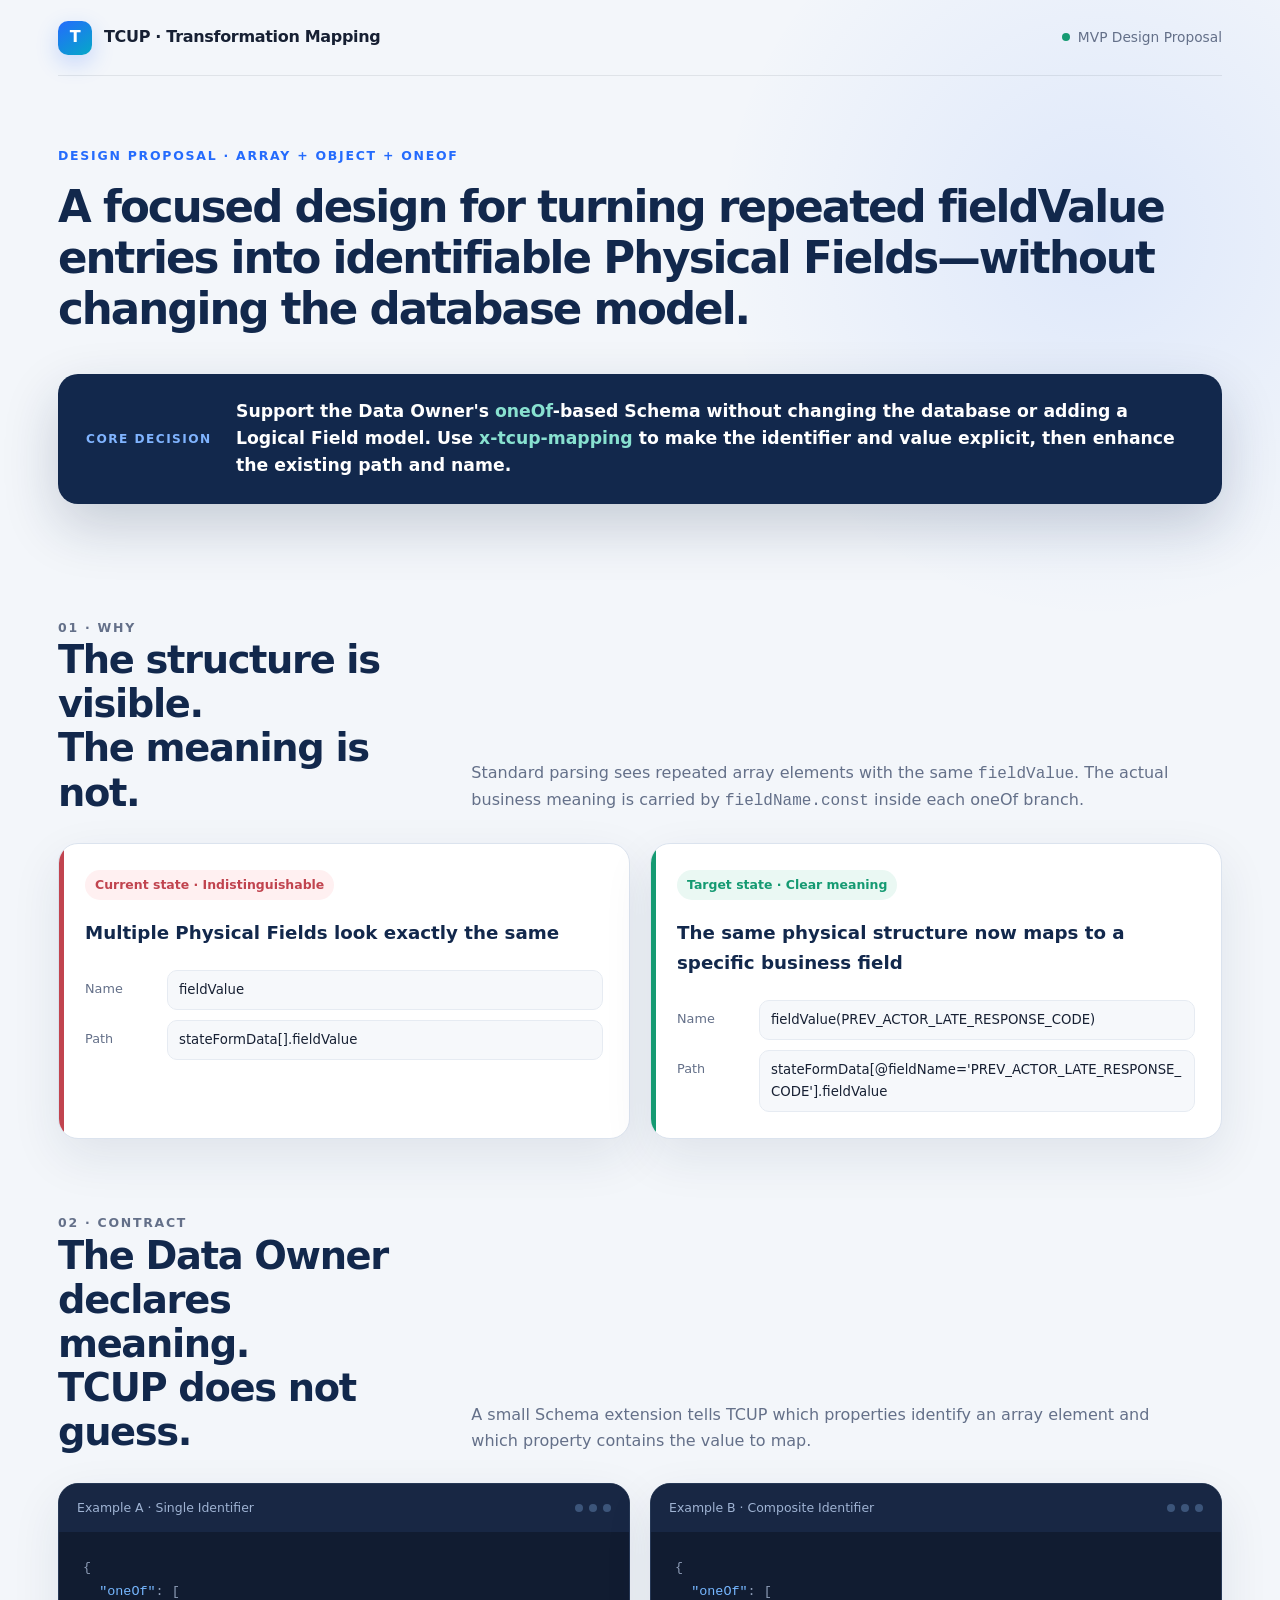
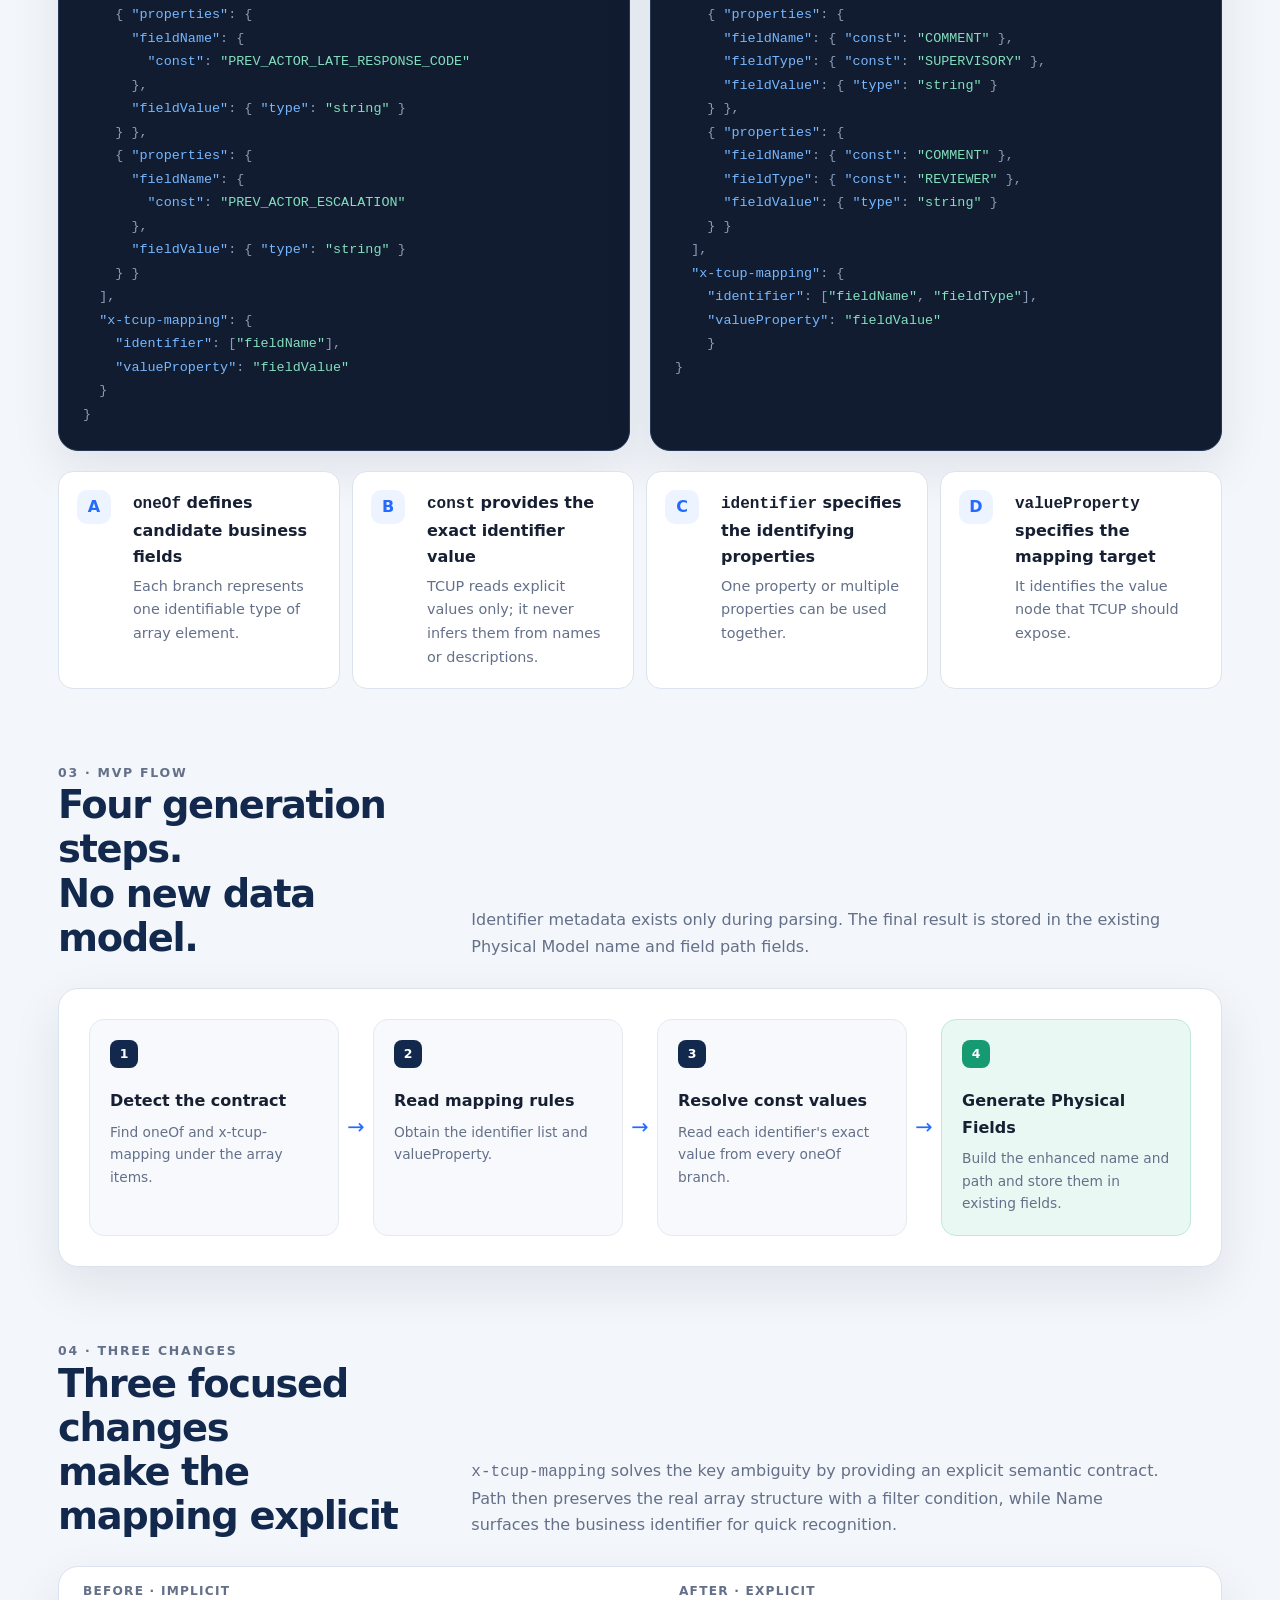
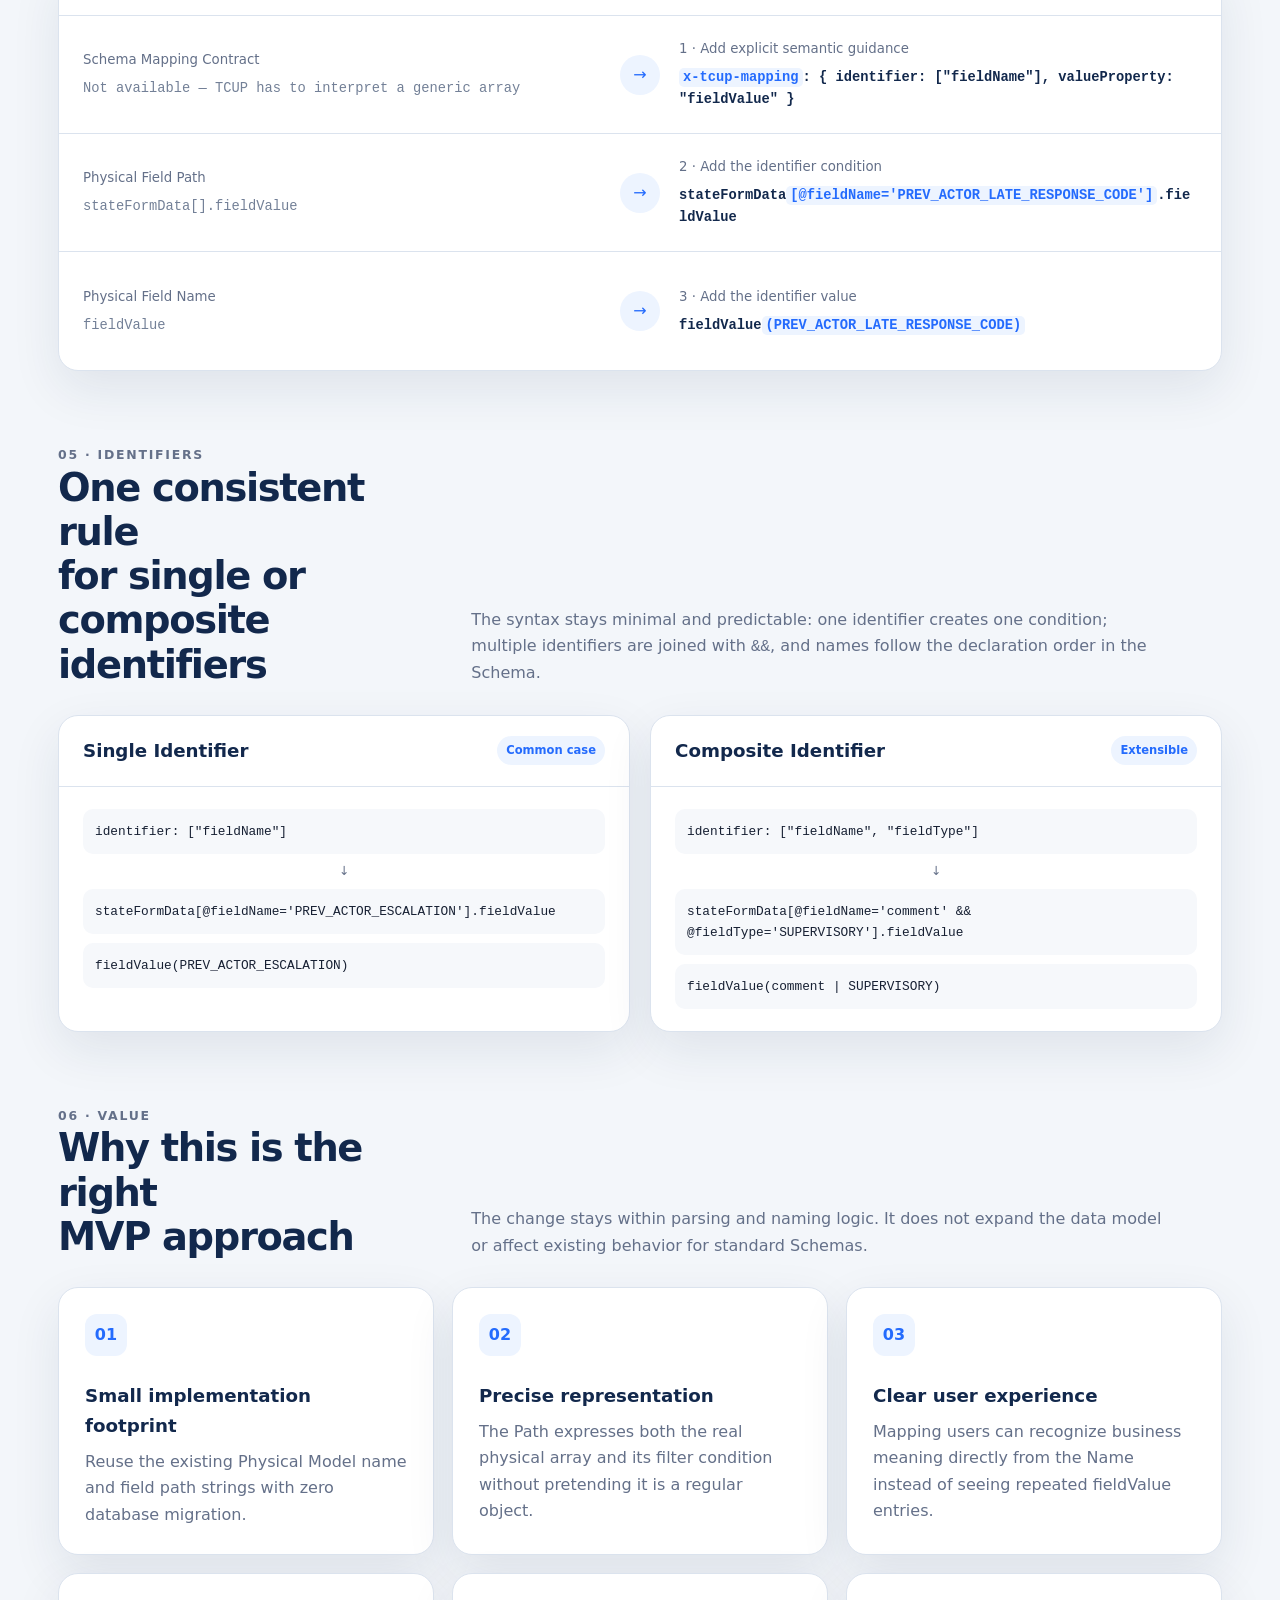
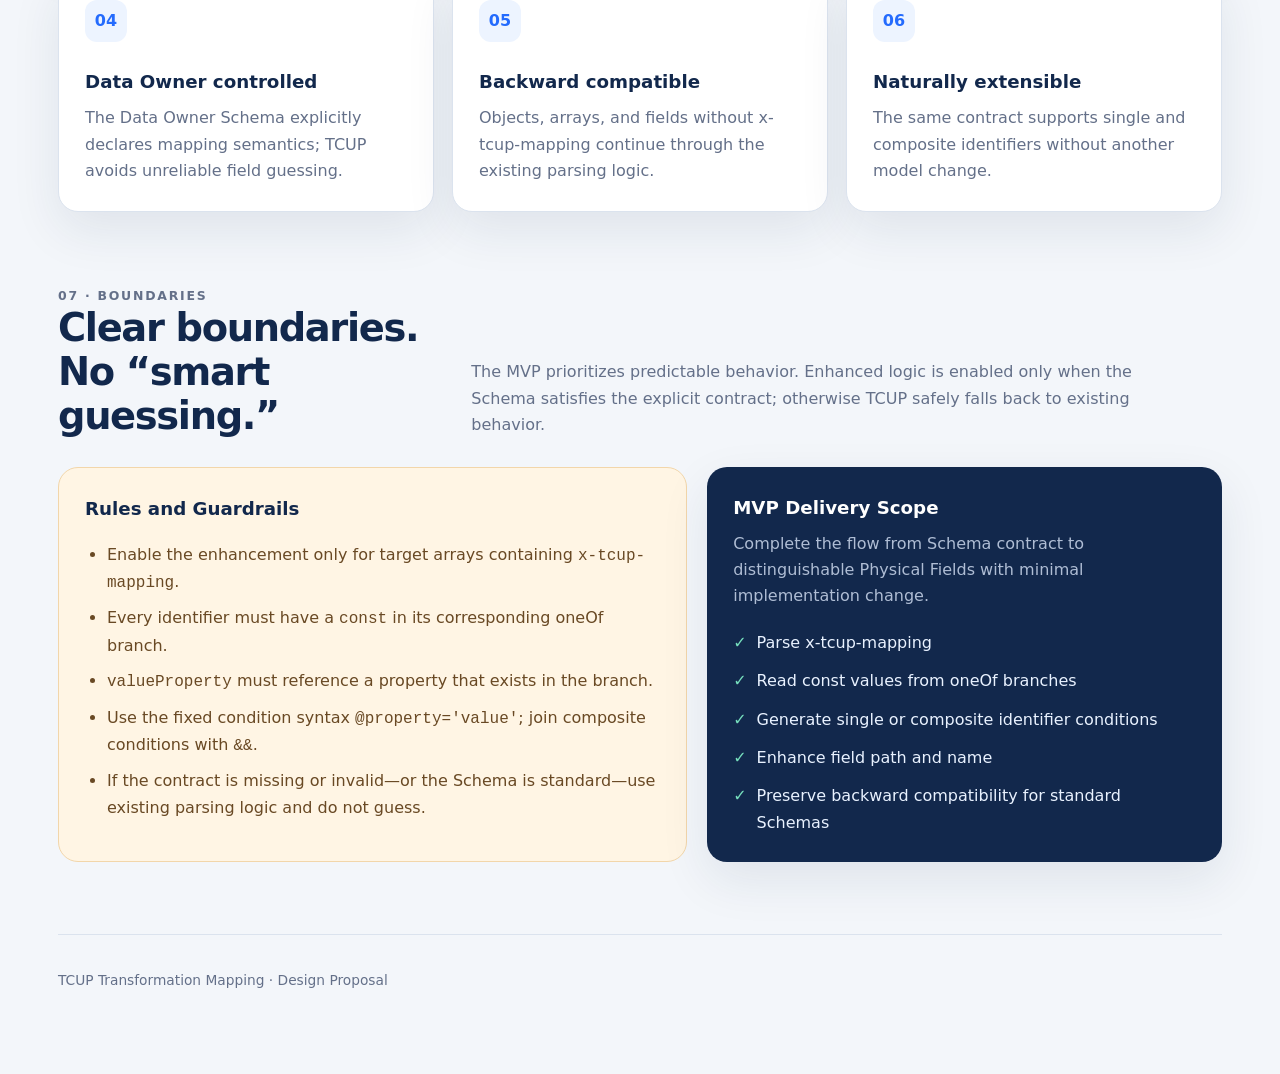
<file: tcup-transformation-mapping-design.html>
<!doctype html>
<html lang="en">
<head>
  <meta charset="utf-8">
  <meta name="viewport" content="width=device-width, initial-scale=1">
  <meta name="description" content="TCUP Transformation Mapping design for array + object + oneOf schemas">
  <title>TCUP Transformation Mapping | Array + Object + OneOf Design</title>
  <style>
    :root {
      --ink: #172033;
      --muted: #647089;
      --line: #dbe3ee;
      --paper: #ffffff;
      --canvas: #f3f6fa;
      --navy: #12284c;
      --blue: #246bfd;
      --blue-soft: #edf4ff;
      --cyan: #05a9c7;
      --green: #159a72;
      --green-soft: #eaf8f3;
      --amber: #bd6b0a;
      --amber-soft: #fff5e4;
      --red: #c1444f;
      --red-soft: #fff0f1;
      --shadow: 0 18px 50px rgba(26, 46, 82, .09);
      --radius: 20px;
    }

    * { box-sizing: border-box; }
    html { scroll-behavior: smooth; }
    body {
      margin: 0;
      color: var(--ink);
      background:
        radial-gradient(circle at 86% 4%, rgba(36,107,253,.10), transparent 24rem),
        var(--canvas);
      font-family: Inter, "SF Pro Display", "PingFang SC", "Microsoft YaHei", system-ui, sans-serif;
      font-size: 16px;
      line-height: 1.65;
    }

    button, a { font: inherit; }
    a { color: inherit; }
    code, pre { font-family: "SFMono-Regular", Consolas, "Liberation Mono", monospace; }

    .page { max-width: 1220px; margin: 0 auto; padding: 0 28px 72px; }
    .topbar {
      height: 76px;
      display: flex;
      align-items: center;
      justify-content: space-between;
      border-bottom: 1px solid rgba(23,32,51,.09);
    }
    .brand { display: flex; align-items: center; gap: 12px; font-weight: 760; letter-spacing: -.02em; }
    .brand-mark {
      width: 34px; height: 34px; border-radius: 10px; display: grid; place-items: center;
      color: white; background: linear-gradient(145deg, var(--blue), var(--cyan));
      box-shadow: 0 8px 22px rgba(36,107,253,.22);
    }
    .status { color: var(--muted); font-size: .86rem; display: flex; align-items: center; gap: 8px; }
    .dot { width: 8px; height: 8px; border-radius: 50%; background: var(--green); }

    .hero { padding: 70px 0 40px; text-align: left; }
    .eyebrow { color: var(--blue); text-transform: uppercase; letter-spacing: .14em; font-weight: 760; font-size: .78rem; }
    h1 { margin: 15px 0 0; max-width: none; font-size: clamp(2rem, 3.4vw, 3.15rem); line-height: 1.18; letter-spacing: -.045em; color: var(--navy); }
    .decision {
      margin-top: 38px; display: grid; grid-template-columns: 128px 1fr; gap: 22px; align-items: center;
      padding: 24px 28px; background: var(--navy); color: white; border-radius: var(--radius);
      box-shadow: 0 22px 55px rgba(18,40,76,.20); text-align: left;
    }
    .decision-label { color: #80b4ff; font-size: .76rem; font-weight: 780; letter-spacing: .12em; text-transform: uppercase; }
    .decision strong { display: block; font-size: clamp(.95rem, 1.45vw, 1.08rem); line-height: 1.58; font-weight: 650; }
    .decision em { color: #88e1d0; font-style: normal; }

    .section { margin-top: 74px; }
    .section-head { display: grid; grid-template-columns: 1fr 2fr; gap: 38px; margin-bottom: 28px; align-items: end; }
    .kicker { margin: 0 0 5px; color: var(--blue); font-size: .78rem; font-weight: 800; letter-spacing: .14em; text-transform: uppercase; }
    h2 { margin: 0; font-size: clamp(1.65rem, 3vw, 2.5rem); line-height: 1.15; letter-spacing: -.035em; color: var(--navy); }
    .section-head p { margin: 0; color: var(--muted); max-width: 700px; }

    .grid-2 { display: grid; grid-template-columns: repeat(2, 1fr); gap: 20px; }
    .grid-3 { display: grid; grid-template-columns: repeat(3, 1fr); gap: 18px; }
    .card { background: var(--paper); border: 1px solid var(--line); border-radius: var(--radius); padding: 26px; box-shadow: var(--shadow); }
    .card h3 { margin: 0 0 8px; font-size: 1.14rem; color: var(--navy); }
    .card p { margin: 0; color: var(--muted); }
    .problem { position: relative; overflow: hidden; }
    .problem::before { content: ""; position: absolute; inset: 0 auto 0 0; width: 5px; background: var(--red); }
    .problem .tag { background: var(--red-soft); color: var(--red); }
    .solution::before { background: var(--green); }
    .solution .tag { background: var(--green-soft); color: var(--green); }
    .tag { display: inline-flex; border-radius: 999px; padding: 5px 10px; margin-bottom: 18px; font-size: .78rem; font-weight: 760; }

    .model-list { display: grid; gap: 10px; margin-top: 22px; }
    .model-row { display: grid; grid-template-columns: 70px 1fr; gap: 12px; align-items: start; }
    .model-row span { font-size: .8rem; color: var(--muted); padding-top: 8px; }
    .code-line { background: #f6f8fb; border: 1px solid #e6ebf2; border-radius: 10px; padding: 8px 11px; font-size: .83rem; overflow-wrap: anywhere; }

    .contract { display: grid; grid-template-columns: repeat(2, minmax(0, 1fr)); gap: 20px; }
    .code-card { padding: 0; overflow: hidden; background: #111c31; color: #dbe8ff; border-color: #263856; }
    .code-title { display: flex; align-items: center; justify-content: space-between; padding: 14px 18px; background: #182744; color: #9fb3d3; font-size: .78rem; }
    .lights { display: flex; gap: 6px; }
    .lights i { width: 8px; height: 8px; border-radius: 50%; background: #3c557a; }
    pre { margin: 0; padding: 24px; overflow-x: auto; font-size: .84rem; line-height: 1.75; }
    .key { color: #76b7ff; } .str { color: #83dfbd; } .pun { color: #8d9cb6; }

    .rules { grid-column: 1 / -1; display: grid; grid-template-columns: repeat(4, minmax(0, 1fr)); gap: 12px; }
    .rule { display: grid; grid-template-columns: 42px 1fr; gap: 14px; padding: 18px; border-radius: 15px; background: white; border: 1px solid var(--line); }
    .rule-no { width: 34px; height: 34px; border-radius: 10px; display: grid; place-items: center; color: var(--blue); background: var(--blue-soft); font-weight: 800; }
    .rule h3 { margin: 0 0 4px; font-size: 1rem; }
    .rule p { margin: 0; color: var(--muted); font-size: .9rem; }

    .flow {
      display: grid; grid-template-columns: 1fr 34px 1fr 34px 1fr 34px 1fr; align-items: stretch;
      padding: 30px; background: white; border: 1px solid var(--line); border-radius: var(--radius); box-shadow: var(--shadow);
    }
    .step { min-height: 175px; padding: 20px; border-radius: 15px; background: #f7f9fc; border: 1px solid #e5eaf1; }
    .step b { display: inline-grid; place-items: center; width: 28px; height: 28px; border-radius: 8px; background: var(--navy); color: white; font-size: .78rem; }
    .step h3 { margin: 20px 0 6px; font-size: 1rem; }
    .step p { margin: 0; color: var(--muted); font-size: .86rem; }
    .arrow { display: grid; place-items: center; color: var(--blue); font-size: 1.3rem; }
    .step.final { background: var(--green-soft); border-color: #bfe9d9; }
    .step.final b { background: var(--green); }

    .transform { background: white; border: 1px solid var(--line); border-radius: var(--radius); box-shadow: var(--shadow); overflow: hidden; }
    .transform-head { display: grid; grid-template-columns: 1fr 78px 1fr; padding: 14px 24px; border-bottom: 1px solid var(--line); color: var(--muted); font-size: .76rem; font-weight: 800; letter-spacing: .1em; text-transform: uppercase; }
    .transform-row { display: grid; grid-template-columns: 1fr 78px 1fr; align-items: center; min-height: 118px; padding: 18px 24px; border-bottom: 1px solid var(--line); }
    .transform-row:last-child { border-bottom: 0; }
    .old, .new { min-width: 0; }
    .transform small { color: var(--muted); display: block; margin-bottom: 7px; }
    .transform code { display: block; overflow-wrap: anywhere; font-size: .86rem; }
    .old code { color: #738097; }
    .new code { color: var(--navy); font-weight: 700; }
    .new mark { color: var(--blue); background: var(--blue-soft); border-radius: 5px; padding: 2px 4px; }
    .arrow-chip { justify-self: center; width: 40px; height: 40px; border-radius: 50%; display: grid; place-items: center; background: var(--blue-soft); color: var(--blue); }

    .identifier-card { padding: 0; overflow: hidden; }
    .identifier-head { padding: 20px 24px; border-bottom: 1px solid var(--line); display: flex; justify-content: space-between; gap: 14px; align-items: center; }
    .identifier-head h3 { margin: 0; }
    .pill { white-space: nowrap; font-size: .72rem; font-weight: 780; padding: 5px 9px; border-radius: 999px; background: var(--blue-soft); color: var(--blue); }
    .identifier-body { padding: 22px 24px; }
    .identifier-body code { display: block; padding: 12px; background: #f6f8fb; border-radius: 10px; overflow-wrap: anywhere; font-size: .8rem; }
    .identifier-body code + code { margin-top: 9px; }
    .equals { padding: 7px 0; color: var(--muted); text-align: center; font-size: .78rem; }

    .benefit { min-height: 190px; }
    .icon { width: 42px; height: 42px; display: grid; place-items: center; border-radius: 12px; margin-bottom: 25px; background: var(--blue-soft); color: var(--blue); font-weight: 850; }

    .boundary { display: grid; grid-template-columns: 1.1fr .9fr; gap: 20px; }
    .guardrails { background: var(--amber-soft); border-color: #f2d6aa; box-shadow: none; }
    .guardrails ul { margin: 18px 0 0; padding-left: 22px; color: #694924; }
    .guardrails li + li { margin-top: 9px; }
    .scope { background: var(--navy); color: white; border: 0; }
    .scope h3 { color: white; }
    .scope p { color: #afbdd4; }
    .checklist { display: grid; gap: 12px; margin-top: 20px; }
    .check { display: flex; gap: 10px; align-items: start; color: #e9f2ff; }
    .check i { color: #76dfbd; font-style: normal; font-weight: 900; }

    .footer { margin-top: 72px; padding: 34px 0 10px; border-top: 1px solid var(--line); display: flex; justify-content: space-between; gap: 25px; color: var(--muted); font-size: .86rem; }
    .footer strong { color: var(--navy); }

    @media (max-width: 900px) {
      .section-head, .contract, .boundary { grid-template-columns: 1fr; }
      .rules { grid-template-columns: repeat(2, minmax(0, 1fr)); }
      .grid-3 { grid-template-columns: 1fr; }
      .flow { grid-template-columns: 1fr; gap: 10px; }
      .arrow { transform: rotate(90deg); height: 26px; }
    }
    @media (max-width: 680px) {
      .page { padding: 0 16px 48px; }
      .topbar { height: 64px; }
      .status { display: none; }
      .hero { padding-top: 48px; }
      .decision { grid-template-columns: 1fr; gap: 7px; }
      .grid-2 { grid-template-columns: 1fr; }
      .rules { grid-template-columns: 1fr; }
      .transform-head { display: none; }
      .transform-row { grid-template-columns: 1fr; gap: 12px; }
      .arrow-chip { transform: rotate(90deg); }
      .footer { flex-direction: column; }
    }
    @media print {
      body { background: white; }
      .page { max-width: none; padding: 0 14mm; }
      .hero { padding-top: 32px; }
      .section { margin-top: 46px; break-inside: avoid; }
      .card, .flow, .transform { box-shadow: none; }
      .topbar { height: 56px; }
    }
  </style>
</head>
<body>
  <main class="page">
    <header class="topbar">
      <div class="brand"><span class="brand-mark">T</span><span>TCUP · Transformation Mapping</span></div>
      <div class="status"><span class="dot"></span>MVP Design Proposal</div>
    </header>

    <section class="hero">
      <div class="eyebrow">Design proposal · Array + Object + OneOf</div>
      <h1>A focused design for turning repeated <strong>fieldValue</strong> entries into identifiable Physical Fields—without changing the database model.</h1>
      <div class="decision">
        <div class="decision-label">Core decision</div>
        <strong>Support the Data Owner's <em>oneOf</em>-based Schema without changing the database or adding a Logical Field model. Use <em>x-tcup-mapping</em> to make the identifier and value explicit, then enhance the existing path and name.</strong>
      </div>
    </section>

    <section class="section">
      <div class="section-head">
        <div><p class="kicker">01 · Why</p><h2>The structure is visible.<br>The meaning is not.</h2></div>
        <p>Standard parsing sees repeated array elements with the same <code>fieldValue</code>. The actual business meaning is carried by <code>fieldName.const</code> inside each oneOf branch.</p>
      </div>
      <div class="grid-2">
        <article class="card problem">
          <span class="tag">Current state · Indistinguishable</span>
          <h3>Multiple Physical Fields look exactly the same</h3>
          <div class="model-list">
            <div class="model-row"><span>Name</span><div class="code-line">fieldValue</div></div>
            <div class="model-row"><span>Path</span><div class="code-line">stateFormData[].fieldValue</div></div>
          </div>
        </article>
        <article class="card problem solution">
          <span class="tag">Target state · Clear meaning</span>
          <h3>The same physical structure now maps to a specific business field</h3>
          <div class="model-list">
            <div class="model-row"><span>Name</span><div class="code-line">fieldValue(PREV_ACTOR_LATE_RESPONSE_CODE)</div></div>
            <div class="model-row"><span>Path</span><div class="code-line">stateFormData[@fieldName='PREV_ACTOR_LATE_RESPONSE_CODE'].fieldValue</div></div>
          </div>
        </article>
      </div>
    </section>

    <section class="section">
      <div class="section-head">
        <div><p class="kicker">02 · Contract</p><h2>The Data Owner declares meaning.<br>TCUP does not guess.</h2></div>
        <p>A small Schema extension tells TCUP which properties identify an array element and which property contains the value to map.</p>
      </div>
      <div class="contract">
        <article class="card code-card">
          <div class="code-title"><span>Example A · Single Identifier</span><span class="lights"><i></i><i></i><i></i></span></div>
          <pre><span class="pun">{</span>
  <span class="key">"oneOf"</span><span class="pun">:</span> <span class="pun">[</span>
    <span class="pun">{</span> <span class="key">"properties"</span><span class="pun">:</span> <span class="pun">{</span>
      <span class="key">"fieldName"</span><span class="pun">:</span> <span class="pun">{</span>
        <span class="key">"const"</span><span class="pun">:</span> <span class="str">"PREV_ACTOR_LATE_RESPONSE_CODE"</span>
      <span class="pun">},</span>
      <span class="key">"fieldValue"</span><span class="pun">:</span> <span class="pun">{</span> <span class="key">"type"</span><span class="pun">:</span> <span class="str">"string"</span> <span class="pun">}</span>
    <span class="pun">} },</span>
    <span class="pun">{</span> <span class="key">"properties"</span><span class="pun">:</span> <span class="pun">{</span>
      <span class="key">"fieldName"</span><span class="pun">:</span> <span class="pun">{</span>
        <span class="key">"const"</span><span class="pun">:</span> <span class="str">"PREV_ACTOR_ESCALATION"</span>
      <span class="pun">},</span>
      <span class="key">"fieldValue"</span><span class="pun">:</span> <span class="pun">{</span> <span class="key">"type"</span><span class="pun">:</span> <span class="str">"string"</span> <span class="pun">}</span>
    <span class="pun">} }</span>
  <span class="pun">],</span>
  <span class="key">"x-tcup-mapping"</span><span class="pun">:</span> <span class="pun">{</span>
    <span class="key">"identifier"</span><span class="pun">:</span> <span class="pun">[</span><span class="str">"fieldName"</span><span class="pun">],</span>
    <span class="key">"valueProperty"</span><span class="pun">:</span> <span class="str">"fieldValue"</span>
  <span class="pun">}</span>
<span class="pun">}</span></pre>
        </article>
        <article class="card code-card">
          <div class="code-title"><span>Example B · Composite Identifier</span><span class="lights"><i></i><i></i><i></i></span></div>
          <pre><span class="pun">{</span>
  <span class="key">"oneOf"</span><span class="pun">:</span> <span class="pun">[</span>
    <span class="pun">{</span> <span class="key">"properties"</span><span class="pun">:</span> <span class="pun">{</span>
      <span class="key">"fieldName"</span><span class="pun">:</span> <span class="pun">{</span> <span class="key">"const"</span><span class="pun">:</span> <span class="str">"COMMENT"</span> <span class="pun">},</span>
      <span class="key">"fieldType"</span><span class="pun">:</span> <span class="pun">{</span> <span class="key">"const"</span><span class="pun">:</span> <span class="str">"SUPERVISORY"</span> <span class="pun">},</span>
      <span class="key">"fieldValue"</span><span class="pun">:</span> <span class="pun">{</span> <span class="key">"type"</span><span class="pun">:</span> <span class="str">"string"</span> <span class="pun">}</span>
    <span class="pun">} },</span>
    <span class="pun">{</span> <span class="key">"properties"</span><span class="pun">:</span> <span class="pun">{</span>
      <span class="key">"fieldName"</span><span class="pun">:</span> <span class="pun">{</span> <span class="key">"const"</span><span class="pun">:</span> <span class="str">"COMMENT"</span> <span class="pun">},</span>
      <span class="key">"fieldType"</span><span class="pun">:</span> <span class="pun">{</span> <span class="key">"const"</span><span class="pun">:</span> <span class="str">"REVIEWER"</span> <span class="pun">},</span>
      <span class="key">"fieldValue"</span><span class="pun">:</span> <span class="pun">{</span> <span class="key">"type"</span><span class="pun">:</span> <span class="str">"string"</span> <span class="pun">}</span>
    <span class="pun">} }</span>
  <span class="pun">],</span>
  <span class="key">"x-tcup-mapping"</span><span class="pun">:</span> <span class="pun">{</span>
    <span class="key">"identifier"</span><span class="pun">:</span> <span class="pun">[</span><span class="str">"fieldName"</span><span class="pun">,</span> <span class="str">"fieldType"</span><span class="pun">],</span>
    <span class="key">"valueProperty"</span><span class="pun">:</span> <span class="str">"fieldValue"</span>
    <span class="pun">}</span>
<span class="pun">}</span></pre>
        </article>
        <div class="rules">
          <article class="rule"><div class="rule-no">A</div><div><h3><code>oneOf</code> defines candidate business fields</h3><p>Each branch represents one identifiable type of array element.</p></div></article>
          <article class="rule"><div class="rule-no">B</div><div><h3><code>const</code> provides the exact identifier value</h3><p>TCUP reads explicit values only; it never infers them from names or descriptions.</p></div></article>
          <article class="rule"><div class="rule-no">C</div><div><h3><code>identifier</code> specifies the identifying properties</h3><p>One property or multiple properties can be used together.</p></div></article>
          <article class="rule"><div class="rule-no">D</div><div><h3><code>valueProperty</code> specifies the mapping target</h3><p>It identifies the value node that TCUP should expose.</p></div></article>
        </div>
      </div>
    </section>

    <section class="section">
      <div class="section-head">
        <div><p class="kicker">03 · MVP Flow</p><h2>Four generation steps.<br>No new data model.</h2></div>
        <p>Identifier metadata exists only during parsing. The final result is stored in the existing Physical Model name and field path fields.</p>
      </div>
      <div class="flow">
        <article class="step"><b>1</b><h3>Detect the contract</h3><p>Find oneOf and x-tcup-mapping under the array items.</p></article>
        <div class="arrow">→</div>
        <article class="step"><b>2</b><h3>Read mapping rules</h3><p>Obtain the identifier list and valueProperty.</p></article>
        <div class="arrow">→</div>
        <article class="step"><b>3</b><h3>Resolve const values</h3><p>Read each identifier's exact value from every oneOf branch.</p></article>
        <div class="arrow">→</div>
        <article class="step final"><b>4</b><h3>Generate Physical Fields</h3><p>Build the enhanced name and path and store them in existing fields.</p></article>
      </div>
    </section>

    <section class="section">
      <div class="section-head">
        <div><p class="kicker">04 · Three Changes</p><h2>Three focused changes<br>make the mapping explicit</h2></div>
        <p><code>x-tcup-mapping</code> solves the key ambiguity by providing an explicit semantic contract. Path then preserves the real array structure with a filter condition, while Name surfaces the business identifier for quick recognition.</p>
      </div>
      <div class="transform">
        <div class="transform-head"><span>Before · Implicit</span><span></span><span>After · Explicit</span></div>
        <div class="transform-row">
          <div class="old"><small>Schema Mapping Contract</small><code>Not available — TCUP has to interpret a generic array</code></div>
          <div class="arrow-chip">→</div>
          <div class="new"><small>1 · Add explicit semantic guidance</small><code><mark>x-tcup-mapping</mark>: { identifier: ["fieldName"], valueProperty: "fieldValue" }</code></div>
        </div>
        <div class="transform-row">
          <div class="old"><small>Physical Field Path</small><code>stateFormData[].fieldValue</code></div>
          <div class="arrow-chip">→</div>
          <div class="new"><small>2 · Add the identifier condition</small><code>stateFormData<mark>[@fieldName='PREV_ACTOR_LATE_RESPONSE_CODE']</mark>.fieldValue</code></div>
        </div>
        <div class="transform-row">
          <div class="old"><small>Physical Field Name</small><code>fieldValue</code></div>
          <div class="arrow-chip">→</div>
          <div class="new"><small>3 · Add the identifier value</small><code>fieldValue<mark>(PREV_ACTOR_LATE_RESPONSE_CODE)</mark></code></div>
        </div>
      </div>
    </section>

    <section class="section">
      <div class="section-head">
        <div><p class="kicker">05 · Identifiers</p><h2>One consistent rule<br>for single or composite identifiers</h2></div>
        <p>The syntax stays minimal and predictable: one identifier creates one condition; multiple identifiers are joined with <code>&amp;&amp;</code>, and names follow the declaration order in the Schema.</p>
      </div>
      <div class="grid-2">
        <article class="card identifier-card">
          <div class="identifier-head"><h3>Single Identifier</h3><span class="pill">Common case</span></div>
          <div class="identifier-body">
            <code>identifier: ["fieldName"]</code>
            <div class="equals">↓</div>
            <code>stateFormData[@fieldName='PREV_ACTOR_ESCALATION'].fieldValue</code>
            <code>fieldValue(PREV_ACTOR_ESCALATION)</code>
          </div>
        </article>
        <article class="card identifier-card">
          <div class="identifier-head"><h3>Composite Identifier</h3><span class="pill">Extensible</span></div>
          <div class="identifier-body">
            <code>identifier: ["fieldName", "fieldType"]</code>
            <div class="equals">↓</div>
            <code>stateFormData[@fieldName='comment' &amp;&amp; @fieldType='SUPERVISORY'].fieldValue</code>
            <code>fieldValue(comment | SUPERVISORY)</code>
          </div>
        </article>
      </div>
    </section>

    <section class="section">
      <div class="section-head">
        <div><p class="kicker">06 · Value</p><h2>Why this is the right<br>MVP approach</h2></div>
        <p>The change stays within parsing and naming logic. It does not expand the data model or affect existing behavior for standard Schemas.</p>
      </div>
      <div class="grid-3">
        <article class="card benefit"><div class="icon">01</div><h3>Small implementation footprint</h3><p>Reuse the existing Physical Model name and field path strings with zero database migration.</p></article>
        <article class="card benefit"><div class="icon">02</div><h3>Precise representation</h3><p>The Path expresses both the real physical array and its filter condition without pretending it is a regular object.</p></article>
        <article class="card benefit"><div class="icon">03</div><h3>Clear user experience</h3><p>Mapping users can recognize business meaning directly from the Name instead of seeing repeated fieldValue entries.</p></article>
        <article class="card benefit"><div class="icon">04</div><h3>Data Owner controlled</h3><p>The Data Owner Schema explicitly declares mapping semantics; TCUP avoids unreliable field guessing.</p></article>
        <article class="card benefit"><div class="icon">05</div><h3>Backward compatible</h3><p>Objects, arrays, and fields without x-tcup-mapping continue through the existing parsing logic.</p></article>
        <article class="card benefit"><div class="icon">06</div><h3>Naturally extensible</h3><p>The same contract supports single and composite identifiers without another model change.</p></article>
      </div>
    </section>

    <section class="section">
      <div class="section-head">
        <div><p class="kicker">07 · Boundaries</p><h2>Clear boundaries.<br>No “smart guessing.”</h2></div>
        <p>The MVP prioritizes predictable behavior. Enhanced logic is enabled only when the Schema satisfies the explicit contract; otherwise TCUP safely falls back to existing behavior.</p>
      </div>
      <div class="boundary">
        <article class="card guardrails">
          <h3>Rules and Guardrails</h3>
          <ul>
            <li>Enable the enhancement only for target arrays containing <code>x-tcup-mapping</code>.</li>
            <li>Every identifier must have a <code>const</code> in its corresponding oneOf branch.</li>
            <li><code>valueProperty</code> must reference a property that exists in the branch.</li>
            <li>Use the fixed condition syntax <code>@property='value'</code>; join composite conditions with <code>&amp;&amp;</code>.</li>
            <li>If the contract is missing or invalid—or the Schema is standard—use existing parsing logic and do not guess.</li>
          </ul>
        </article>
        <article class="card scope">
          <h3>MVP Delivery Scope</h3>
          <p>Complete the flow from Schema contract to distinguishable Physical Fields with minimal implementation change.</p>
          <div class="checklist">
            <div class="check"><i>✓</i><span>Parse x-tcup-mapping</span></div>
            <div class="check"><i>✓</i><span>Read const values from oneOf branches</span></div>
            <div class="check"><i>✓</i><span>Generate single or composite identifier conditions</span></div>
            <div class="check"><i>✓</i><span>Enhance field path and name</span></div>
            <div class="check"><i>✓</i><span>Preserve backward compatibility for standard Schemas</span></div>
          </div>
        </article>
      </div>
    </section>

    <footer class="footer">
      <div>TCUP Transformation Mapping · Design Proposal</div>
    </footer>
  </main>
</body>
</html>
</file>
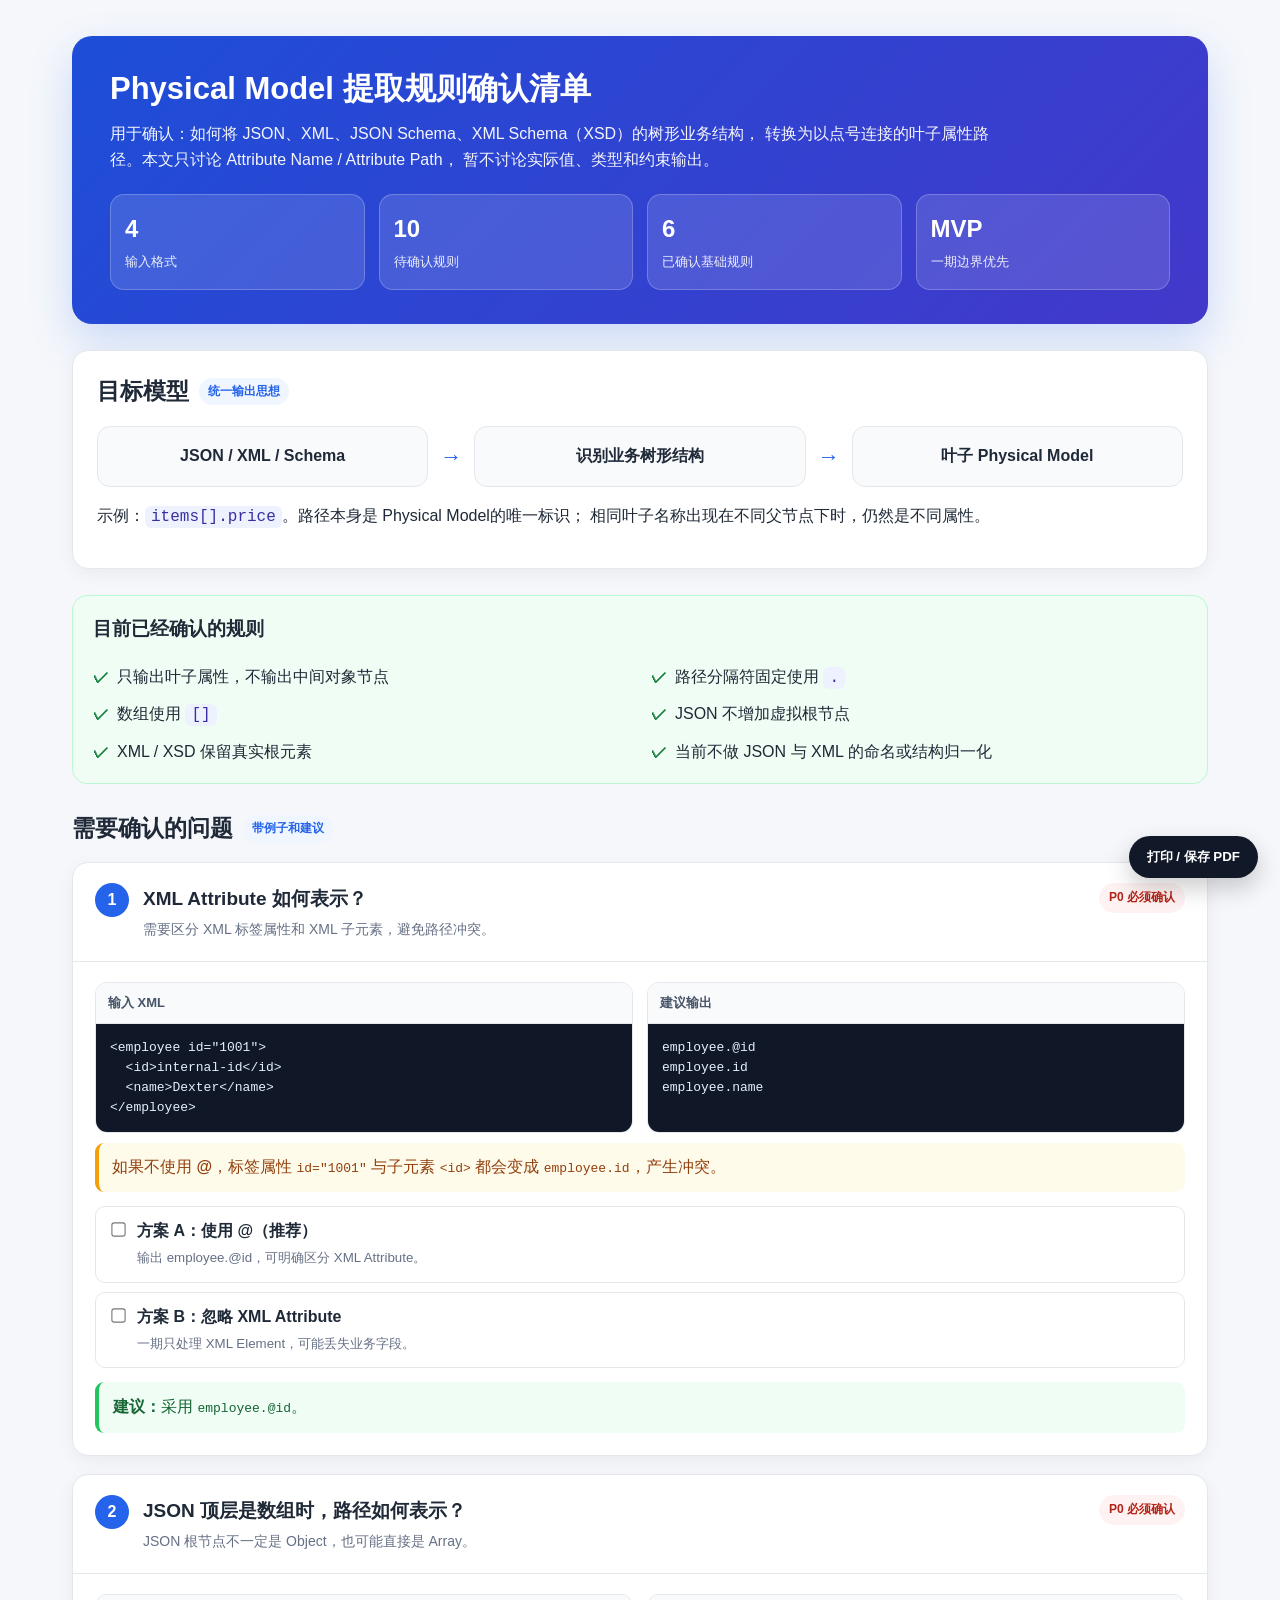
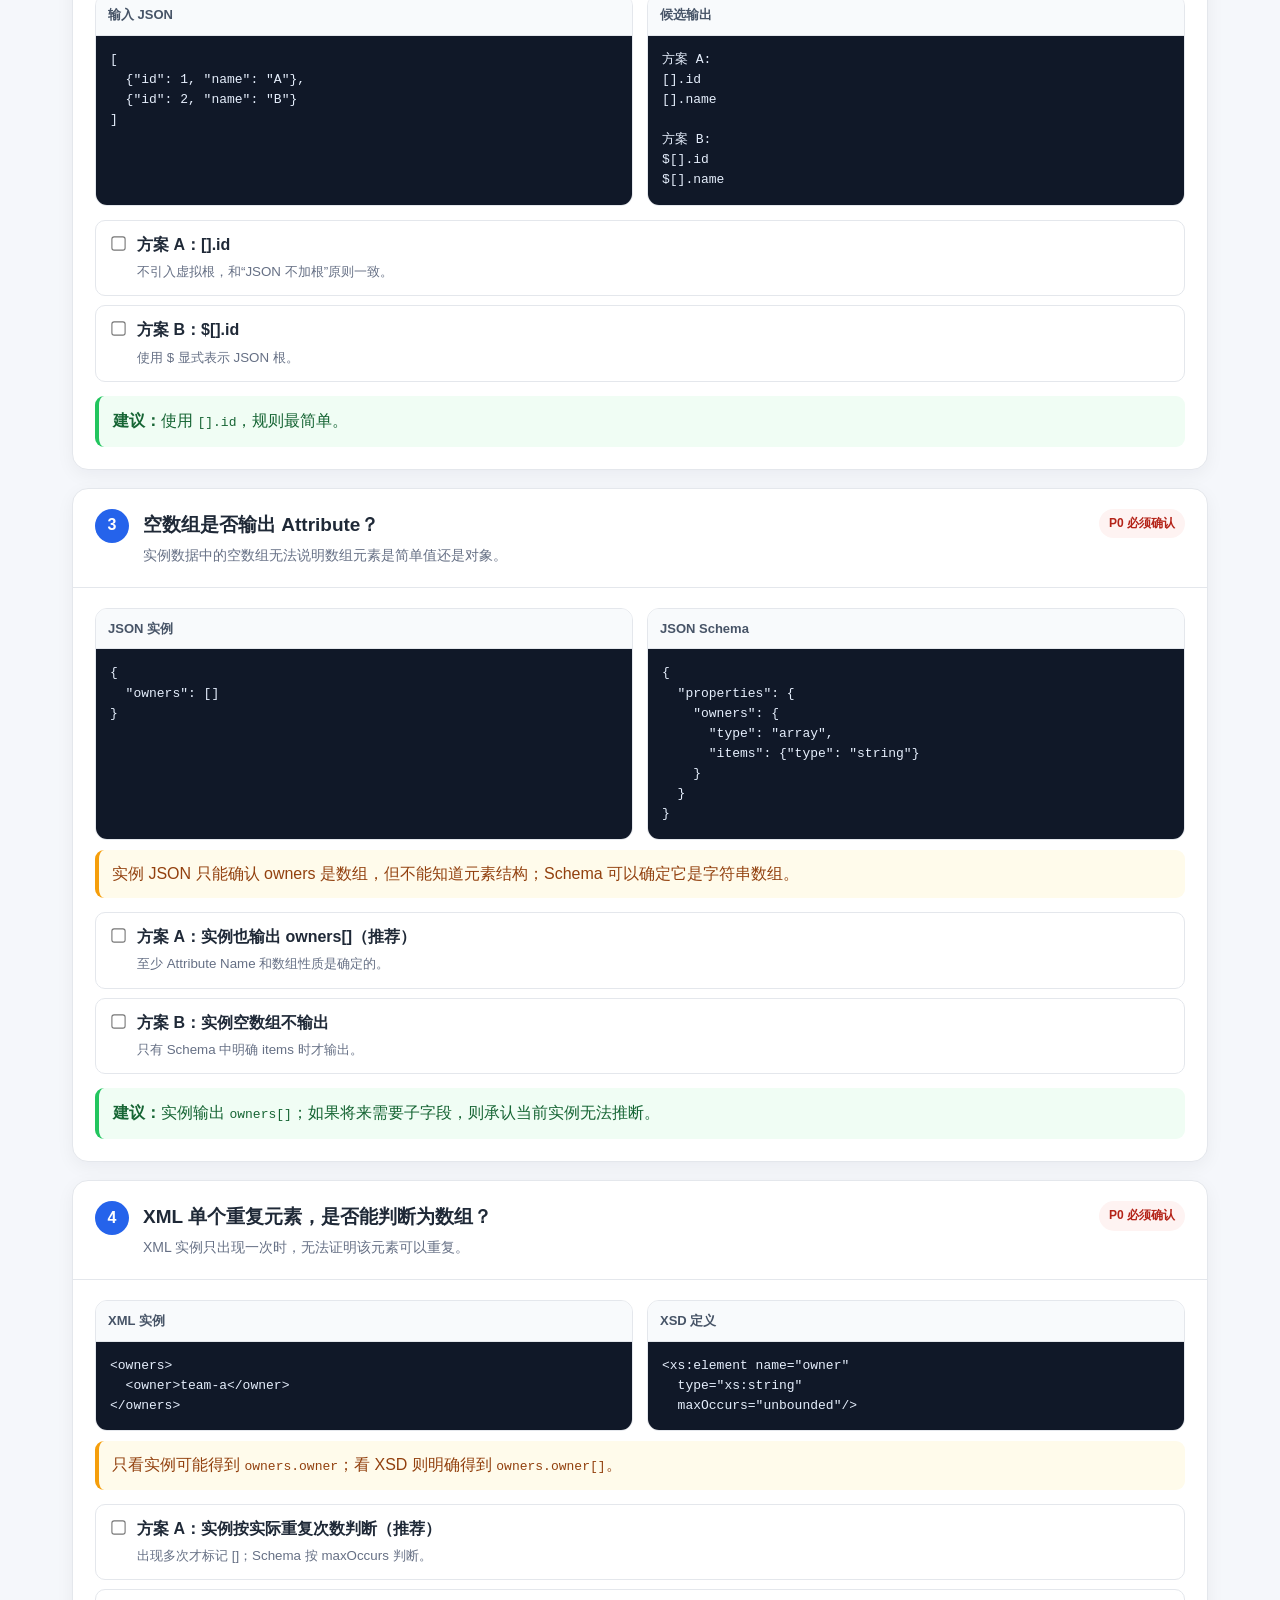
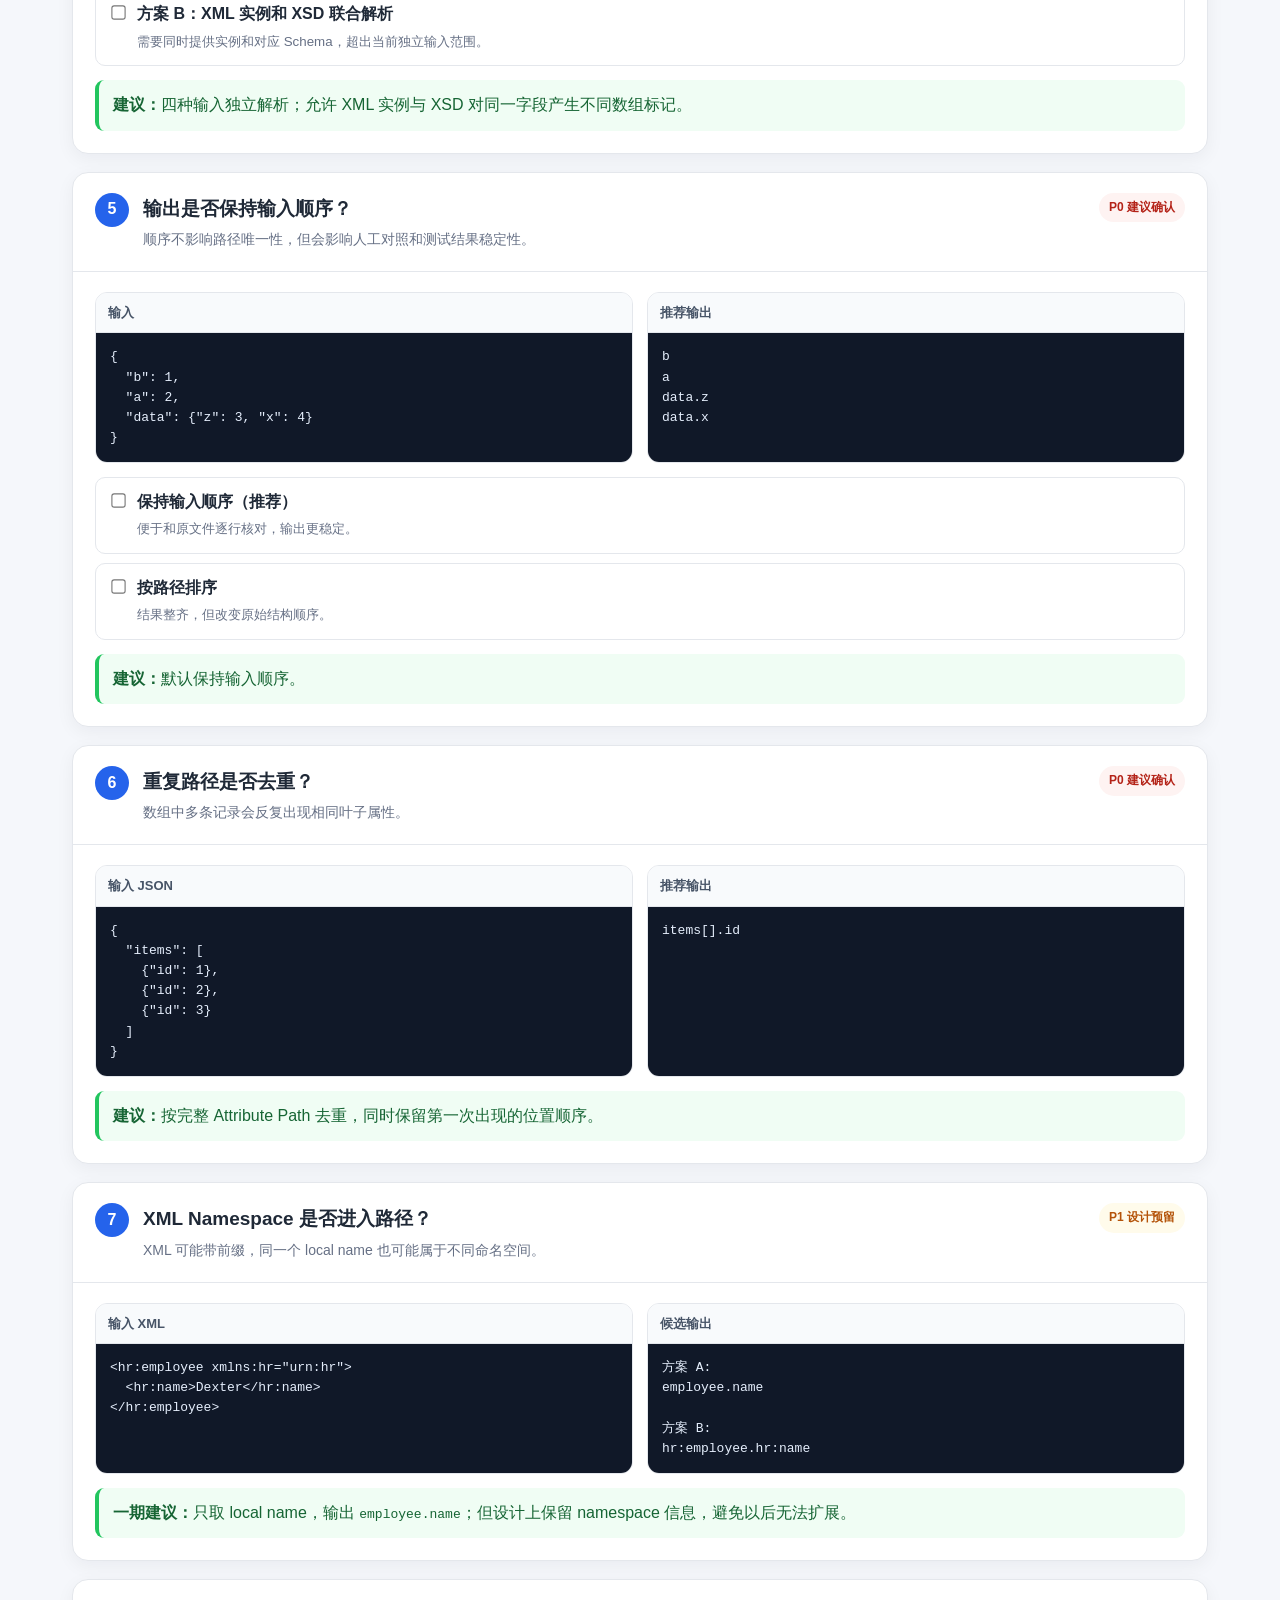
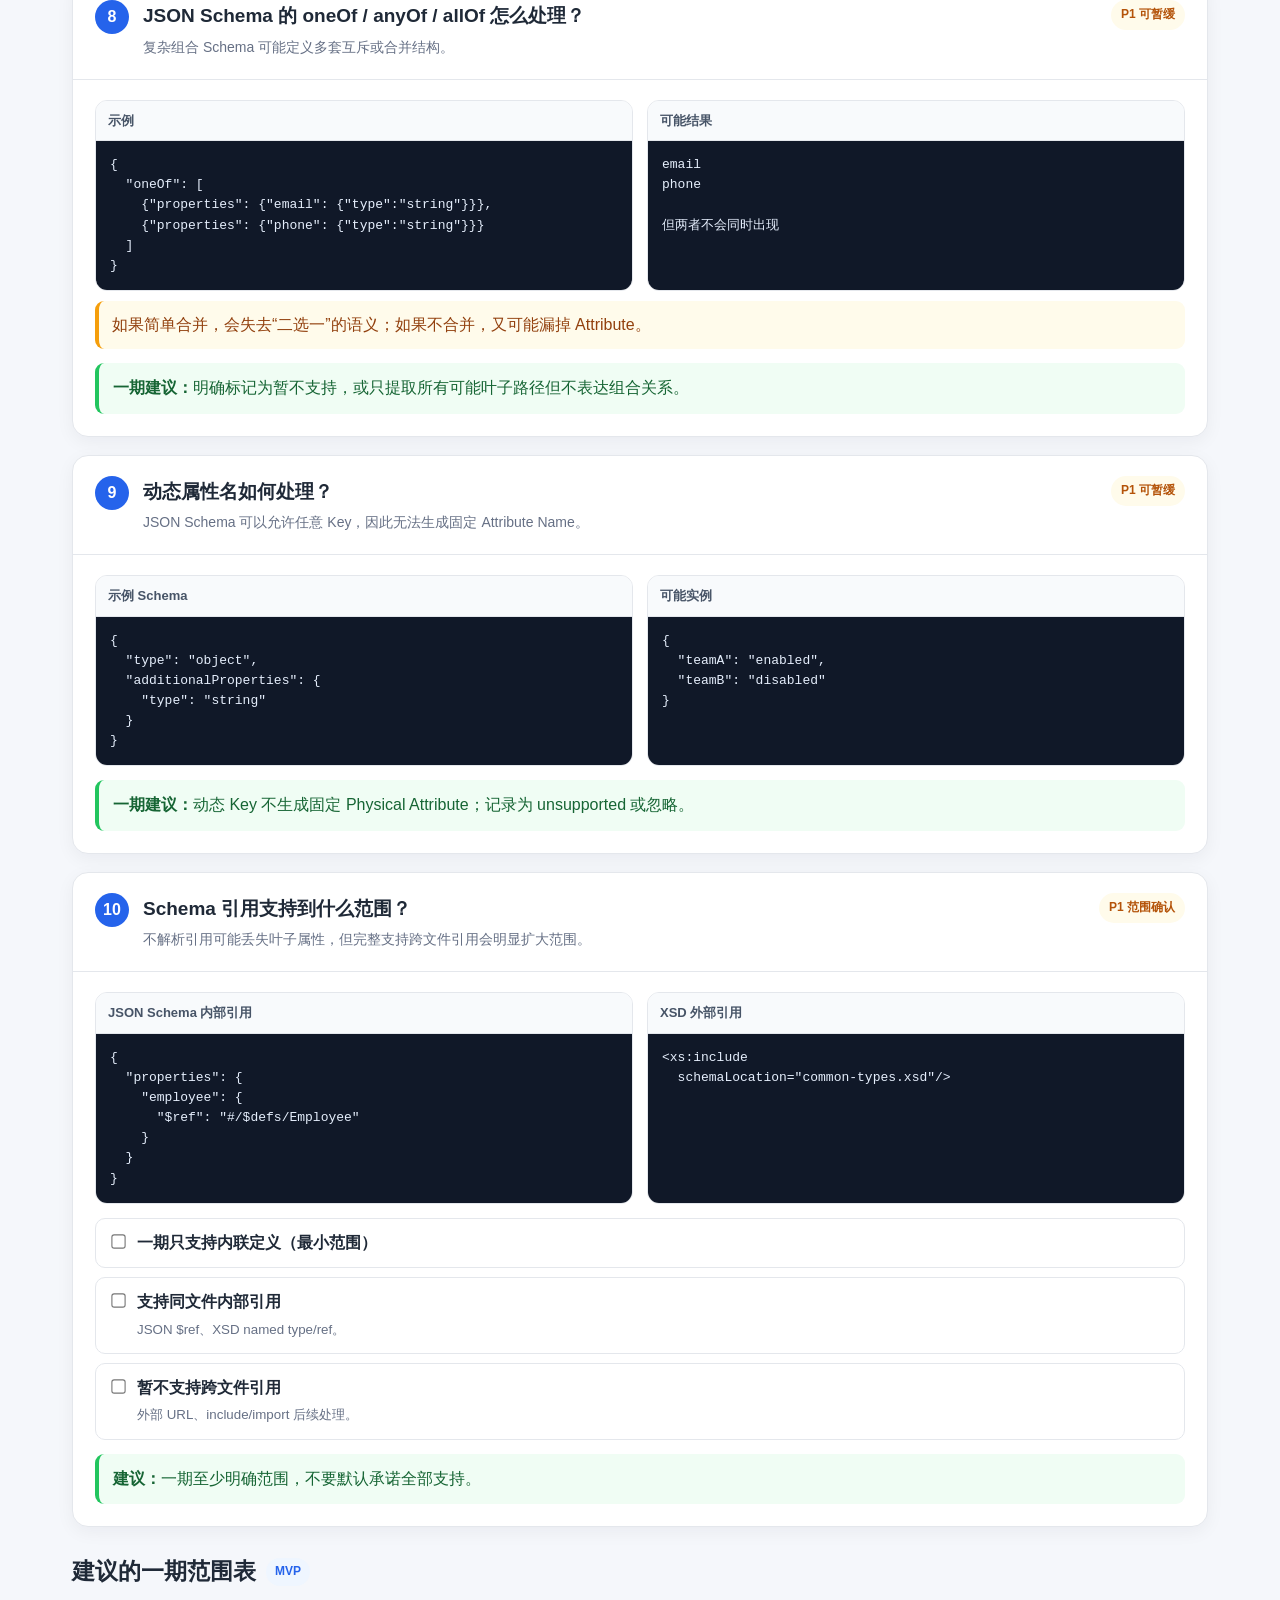
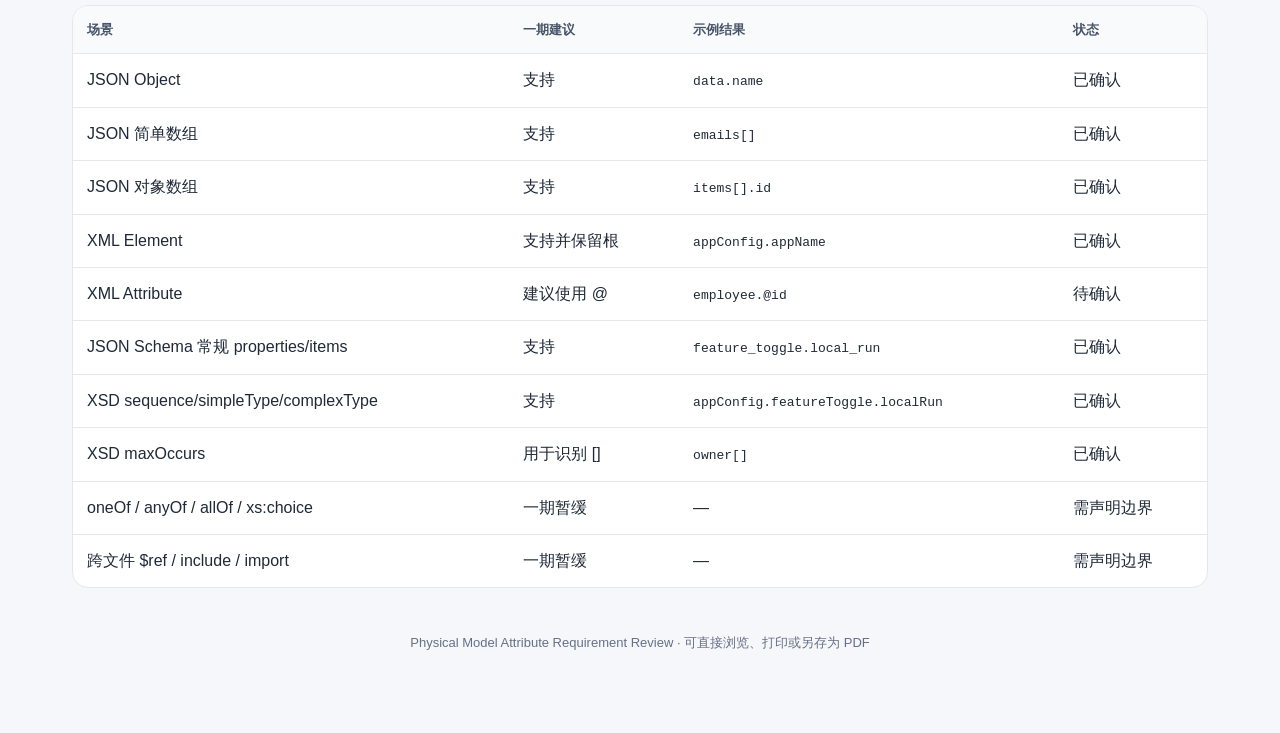
<file: TCUP/Physical Model parser/TCUP Dataset physical-model parser/physical-model-attribute-confirmation.html>
<!DOCTYPE html>
<html lang="zh-CN">
<head>
<meta charset="UTF-8" />
<meta name="viewport" content="width=device-width, initial-scale=1.0" />
<title>Physical Model 提取规则确认清单</title>
<style>
  :root {
    --bg: #f5f7fb;
    --card: #ffffff;
    --text: #1f2937;
    --muted: #667085;
    --line: #e4e7ec;
    --blue: #2563eb;
    --blue-soft: #eff6ff;
    --green: #15803d;
    --green-soft: #f0fdf4;
    --amber: #b45309;
    --amber-soft: #fffbeb;
    --red: #b42318;
    --red-soft: #fef3f2;
    --code: #101828;
  }

  * { box-sizing: border-box; }
  body {
    margin: 0;
    font-family: -apple-system, BlinkMacSystemFont, "Segoe UI", "Microsoft YaHei",
                 "PingFang SC", Arial, sans-serif;
    color: var(--text);
    background: var(--bg);
    line-height: 1.65;
  }

  .page {
    max-width: 1180px;
    margin: 0 auto;
    padding: 36px 22px 64px;
  }

  .hero {
    background: linear-gradient(135deg, #1d4ed8, #4338ca);
    color: white;
    border-radius: 20px;
    padding: 34px 38px;
    box-shadow: 0 18px 45px rgba(37, 99, 235, .2);
  }

  .hero h1 {
    margin: 0 0 12px;
    font-size: 31px;
    line-height: 1.25;
  }

  .hero p {
    margin: 0;
    max-width: 900px;
    opacity: .95;
    font-size: 16px;
  }

  .summary {
    display: grid;
    grid-template-columns: repeat(4, minmax(0,1fr));
    gap: 14px;
    margin-top: 20px;
  }

  .metric {
    background: rgba(255,255,255,.13);
    border: 1px solid rgba(255,255,255,.22);
    border-radius: 14px;
    padding: 14px;
  }

  .metric strong {
    display: block;
    font-size: 24px;
  }

  .metric span {
    font-size: 13px;
    opacity: .9;
  }

  .section {
    margin-top: 26px;
  }

  .section-title {
    display: flex;
    align-items: center;
    gap: 10px;
    margin: 0 0 14px;
    font-size: 23px;
  }

  .section-title .badge {
    font-size: 12px;
    padding: 4px 9px;
    border-radius: 999px;
    background: var(--blue-soft);
    color: var(--blue);
    font-weight: 700;
  }

  .intro-card, .question-card {
    background: var(--card);
    border: 1px solid var(--line);
    border-radius: 16px;
    box-shadow: 0 5px 18px rgba(16,24,40,.05);
  }

  .intro-card {
    padding: 22px 24px;
  }

  .flow {
    display: grid;
    grid-template-columns: 1fr auto 1fr auto 1fr;
    align-items: center;
    gap: 12px;
    margin-top: 16px;
  }

  .flow-box {
    padding: 16px;
    text-align: center;
    border-radius: 13px;
    background: #f8fafc;
    border: 1px solid var(--line);
    font-weight: 700;
  }

  .arrow {
    font-size: 22px;
    color: var(--blue);
  }

  .questions {
    display: grid;
    gap: 18px;
  }

  .question-card {
    overflow: hidden;
  }

  .q-head {
    display: flex;
    align-items: flex-start;
    gap: 14px;
    padding: 20px 22px;
    border-bottom: 1px solid var(--line);
  }

  .number {
    width: 34px;
    height: 34px;
    min-width: 34px;
    display: grid;
    place-items: center;
    border-radius: 50%;
    color: white;
    background: var(--blue);
    font-weight: 800;
  }

  .q-title {
    flex: 1;
  }

  .q-title h3 {
    margin: 0 0 4px;
    font-size: 19px;
  }

  .q-title p {
    margin: 0;
    color: var(--muted);
    font-size: 14px;
  }

  .priority {
    white-space: nowrap;
    border-radius: 999px;
    padding: 5px 10px;
    font-weight: 700;
    font-size: 12px;
  }

  .p0 { background: var(--red-soft); color: var(--red); }
  .p1 { background: var(--amber-soft); color: var(--amber); }
  .p2 { background: #f2f4f7; color: #475467; }

  .q-body {
    padding: 20px 22px 22px;
  }

  .example-grid {
    display: grid;
    grid-template-columns: 1fr 1fr;
    gap: 14px;
  }

  .panel {
    border: 1px solid var(--line);
    border-radius: 12px;
    overflow: hidden;
  }

  .panel-title {
    padding: 9px 12px;
    background: #f8fafc;
    border-bottom: 1px solid var(--line);
    font-size: 13px;
    font-weight: 800;
    color: #475467;
  }

  pre {
    margin: 0;
    padding: 14px;
    overflow-x: auto;
    background: var(--code);
    color: #e5eefc;
    font: 13px/1.55 ui-monospace, SFMono-Regular, Menlo, Consolas, monospace;
    min-height: 100%;
  }

  .choice-box {
    margin-top: 14px;
    display: grid;
    gap: 9px;
  }

  .choice {
    display: flex;
    align-items: flex-start;
    gap: 9px;
    padding: 11px 12px;
    border-radius: 10px;
    border: 1px solid var(--line);
    background: #fff;
  }

  .choice input {
    margin-top: 5px;
    transform: scale(1.1);
  }

  .choice strong { display: block; }
  .choice small { color: var(--muted); }

  .recommendation {
    margin-top: 14px;
    padding: 12px 14px;
    background: var(--green-soft);
    color: #166534;
    border-left: 4px solid #22c55e;
    border-radius: 9px;
  }

  .impact {
    margin-top: 10px;
    padding: 11px 13px;
    background: var(--amber-soft);
    color: #92400e;
    border-left: 4px solid #f59e0b;
    border-radius: 9px;
  }

  details {
    margin-top: 12px;
    border: 1px dashed #cbd5e1;
    border-radius: 10px;
    padding: 10px 12px;
    background: #fbfdff;
  }

  summary {
    cursor: pointer;
    font-weight: 700;
    color: #334155;
  }

  .table-wrap {
    overflow-x: auto;
    background: var(--card);
    border: 1px solid var(--line);
    border-radius: 16px;
  }

  table {
    width: 100%;
    border-collapse: collapse;
    min-width: 850px;
  }

  th, td {
    padding: 13px 14px;
    text-align: left;
    border-bottom: 1px solid var(--line);
    vertical-align: top;
  }

  th {
    background: #f8fafc;
    color: #475467;
    font-size: 13px;
  }

  tr:last-child td { border-bottom: 0; }

  code.inline {
    padding: 2px 6px;
    border-radius: 6px;
    background: #eef2ff;
    color: #3730a3;
    font-family: ui-monospace, SFMono-Regular, Menlo, Consolas, monospace;
  }

  .known {
    background: var(--green-soft);
    border: 1px solid #bbf7d0;
    padding: 18px 20px;
    border-radius: 15px;
  }

  .known h3 { margin-top: 0; }

  .known-grid {
    display: grid;
    grid-template-columns: 1fr 1fr;
    gap: 10px 22px;
  }

  .known-item::before {
    content: "✓";
    color: var(--green);
    font-weight: 900;
    margin-right: 8px;
  }

  .footer {
    margin-top: 26px;
    padding: 18px;
    text-align: center;
    color: var(--muted);
    font-size: 13px;
  }

  .print-button {
    position: fixed;
    right: 22px;
    bottom: 22px;
    border: 0;
    border-radius: 999px;
    padding: 12px 18px;
    background: #111827;
    color: white;
    font-weight: 800;
    cursor: pointer;
    box-shadow: 0 10px 25px rgba(0,0,0,.2);
  }

  @media (max-width: 800px) {
    .summary, .example-grid, .known-grid { grid-template-columns: 1fr; }
    .flow { grid-template-columns: 1fr; }
    .arrow { transform: rotate(90deg); text-align: center; }
    .q-head { flex-wrap: wrap; }
    .priority { margin-left: 48px; }
  }

  @media print {
    body { background: white; }
    .page { max-width: none; padding: 0; }
    .hero { box-shadow: none; }
    .question-card, .intro-card { break-inside: avoid; box-shadow: none; }
    .print-button { display: none; }
    details { display: block; }
    details > * { display: block; }
  }
</style>
</head>

<body>
<div class="page">
  <header class="hero">
    <h1>Physical Model 提取规则确认清单</h1>
    <p>
      用于确认：如何将 JSON、XML、JSON Schema、XML Schema（XSD）的树形业务结构，
      转换为以点号连接的叶子属性路径。本文只讨论 Attribute Name / Attribute Path，
      暂不讨论实际值、类型和约束输出。
    </p>
    <div class="summary">
      <div class="metric"><strong>4</strong><span>输入格式</span></div>
      <div class="metric"><strong>10</strong><span>待确认规则</span></div>
      <div class="metric"><strong>6</strong><span>已确认基础规则</span></div>
      <div class="metric"><strong>MVP</strong><span>一期边界优先</span></div>
    </div>
  </header>

  <section class="section">
    <div class="intro-card">
      <h2 class="section-title">目标模型 <span class="badge">统一输出思想</span></h2>
      <div class="flow">
        <div class="flow-box">JSON / XML / Schema</div>
        <div class="arrow">→</div>
        <div class="flow-box">识别业务树形结构</div>
        <div class="arrow">→</div>
        <div class="flow-box">叶子 Physical Model</div>
      </div>
      <p>
        示例：<code class="inline">items[].price</code>。路径本身是 Physical Model的唯一标识；
        相同叶子名称出现在不同父节点下时，仍然是不同属性。
      </p>
    </div>
  </section>

  <section class="section known">
    <h3>目前已经确认的规则</h3>
    <div class="known-grid">
      <div class="known-item">只输出叶子属性，不输出中间对象节点</div>
      <div class="known-item">路径分隔符固定使用 <code class="inline">.</code></div>
      <div class="known-item">数组使用 <code class="inline">[]</code></div>
      <div class="known-item">JSON 不增加虚拟根节点</div>
      <div class="known-item">XML / XSD 保留真实根元素</div>
      <div class="known-item">当前不做 JSON 与 XML 的命名或结构归一化</div>
    </div>
  </section>

  <section class="section">
    <h2 class="section-title">需要确认的问题 <span class="badge">带例子和建议</span></h2>
    <div class="questions">

      <article class="question-card">
        <div class="q-head">
          <div class="number">1</div>
          <div class="q-title">
            <h3>XML Attribute 如何表示？</h3>
            <p>需要区分 XML 标签属性和 XML 子元素，避免路径冲突。</p>
          </div>
          <span class="priority p0">P0 必须确认</span>
        </div>
        <div class="q-body">
          <div class="example-grid">
            <div class="panel">
              <div class="panel-title">输入 XML</div>
              <pre>&lt;employee id="1001"&gt;
  &lt;id&gt;internal-id&lt;/id&gt;
  &lt;name&gt;Dexter&lt;/name&gt;
&lt;/employee&gt;</pre>
            </div>
            <div class="panel">
              <div class="panel-title">建议输出</div>
              <pre>employee.@id
employee.id
employee.name</pre>
            </div>
          </div>
          <div class="impact">如果不使用 <b>@</b>，标签属性 <code>id="1001"</code> 与子元素 <code>&lt;id&gt;</code> 都会变成 <code>employee.id</code>，产生冲突。</div>
          <div class="choice-box">
            <label class="choice"><input type="checkbox"><span><strong>方案 A：使用 @（推荐）</strong><small>输出 employee.@id，可明确区分 XML Attribute。</small></span></label>
            <label class="choice"><input type="checkbox"><span><strong>方案 B：忽略 XML Attribute</strong><small>一期只处理 XML Element，可能丢失业务字段。</small></span></label>
          </div>
          <div class="recommendation"><b>建议：</b>采用 <code>employee.@id</code>。</div>
        </div>
      </article>

      <article class="question-card">
        <div class="q-head">
          <div class="number">2</div>
          <div class="q-title">
            <h3>JSON 顶层是数组时，路径如何表示？</h3>
            <p>JSON 根节点不一定是 Object，也可能直接是 Array。</p>
          </div>
          <span class="priority p0">P0 必须确认</span>
        </div>
        <div class="q-body">
          <div class="example-grid">
            <div class="panel">
              <div class="panel-title">输入 JSON</div>
              <pre>[
  {"id": 1, "name": "A"},
  {"id": 2, "name": "B"}
]</pre>
            </div>
            <div class="panel">
              <div class="panel-title">候选输出</div>
              <pre>方案 A:
[].id
[].name

方案 B:
$[].id
$[].name</pre>
            </div>
          </div>
          <div class="choice-box">
            <label class="choice"><input type="checkbox"><span><strong>方案 A：[].id</strong><small>不引入虚拟根，和“JSON 不加根”原则一致。</small></span></label>
            <label class="choice"><input type="checkbox"><span><strong>方案 B：$[].id</strong><small>使用 $ 显式表示 JSON 根。</small></span></label>
          </div>
          <div class="recommendation"><b>建议：</b>使用 <code>[].id</code>，规则最简单。</div>
        </div>
      </article>

      <article class="question-card">
        <div class="q-head">
          <div class="number">3</div>
          <div class="q-title">
            <h3>空数组是否输出 Attribute？</h3>
            <p>实例数据中的空数组无法说明数组元素是简单值还是对象。</p>
          </div>
          <span class="priority p0">P0 必须确认</span>
        </div>
        <div class="q-body">
          <div class="example-grid">
            <div class="panel">
              <div class="panel-title">JSON 实例</div>
              <pre>{
  "owners": []
}</pre>
            </div>
            <div class="panel">
              <div class="panel-title">JSON Schema</div>
              <pre>{
  "properties": {
    "owners": {
      "type": "array",
      "items": {"type": "string"}
    }
  }
}</pre>
            </div>
          </div>
          <div class="impact">实例 JSON 只能确认 owners 是数组，但不能知道元素结构；Schema 可以确定它是字符串数组。</div>
          <div class="choice-box">
            <label class="choice"><input type="checkbox"><span><strong>方案 A：实例也输出 owners[]（推荐）</strong><small>至少 Attribute Name 和数组性质是确定的。</small></span></label>
            <label class="choice"><input type="checkbox"><span><strong>方案 B：实例空数组不输出</strong><small>只有 Schema 中明确 items 时才输出。</small></span></label>
          </div>
          <div class="recommendation"><b>建议：</b>实例输出 <code>owners[]</code>；如果将来需要子字段，则承认当前实例无法推断。</div>
        </div>
      </article>

      <article class="question-card">
        <div class="q-head">
          <div class="number">4</div>
          <div class="q-title">
            <h3>XML 单个重复元素，是否能判断为数组？</h3>
            <p>XML 实例只出现一次时，无法证明该元素可以重复。</p>
          </div>
          <span class="priority p0">P0 必须确认</span>
        </div>
        <div class="q-body">
          <div class="example-grid">
            <div class="panel">
              <div class="panel-title">XML 实例</div>
              <pre>&lt;owners&gt;
  &lt;owner&gt;team-a&lt;/owner&gt;
&lt;/owners&gt;</pre>
            </div>
            <div class="panel">
              <div class="panel-title">XSD 定义</div>
              <pre>&lt;xs:element name="owner"
  type="xs:string"
  maxOccurs="unbounded"/&gt;</pre>
            </div>
          </div>
          <div class="impact">只看实例可能得到 <code>owners.owner</code>；看 XSD 则明确得到 <code>owners.owner[]</code>。</div>
          <div class="choice-box">
            <label class="choice"><input type="checkbox"><span><strong>方案 A：实例按实际重复次数判断（推荐）</strong><small>出现多次才标记 []；Schema 按 maxOccurs 判断。</small></span></label>
            <label class="choice"><input type="checkbox"><span><strong>方案 B：XML 实例和 XSD 联合解析</strong><small>需要同时提供实例和对应 Schema，超出当前独立输入范围。</small></span></label>
          </div>
          <div class="recommendation"><b>建议：</b>四种输入独立解析；允许 XML 实例与 XSD 对同一字段产生不同数组标记。</div>
        </div>
      </article>

      <article class="question-card">
        <div class="q-head">
          <div class="number">5</div>
          <div class="q-title">
            <h3>输出是否保持输入顺序？</h3>
            <p>顺序不影响路径唯一性，但会影响人工对照和测试结果稳定性。</p>
          </div>
          <span class="priority p0">P0 建议确认</span>
        </div>
        <div class="q-body">
          <div class="example-grid">
            <div class="panel">
              <div class="panel-title">输入</div>
              <pre>{
  "b": 1,
  "a": 2,
  "data": {"z": 3, "x": 4}
}</pre>
            </div>
            <div class="panel">
              <div class="panel-title">推荐输出</div>
              <pre>b
a
data.z
data.x</pre>
            </div>
          </div>
          <div class="choice-box">
            <label class="choice"><input type="checkbox"><span><strong>保持输入顺序（推荐）</strong><small>便于和原文件逐行核对，输出更稳定。</small></span></label>
            <label class="choice"><input type="checkbox"><span><strong>按路径排序</strong><small>结果整齐，但改变原始结构顺序。</small></span></label>
          </div>
          <div class="recommendation"><b>建议：</b>默认保持输入顺序。</div>
        </div>
      </article>

      <article class="question-card">
        <div class="q-head">
          <div class="number">6</div>
          <div class="q-title">
            <h3>重复路径是否去重？</h3>
            <p>数组中多条记录会反复出现相同叶子属性。</p>
          </div>
          <span class="priority p0">P0 建议确认</span>
        </div>
        <div class="q-body">
          <div class="example-grid">
            <div class="panel">
              <div class="panel-title">输入 JSON</div>
              <pre>{
  "items": [
    {"id": 1},
    {"id": 2},
    {"id": 3}
  ]
}</pre>
            </div>
            <div class="panel">
              <div class="panel-title">推荐输出</div>
              <pre>items[].id</pre>
            </div>
          </div>
          <div class="recommendation"><b>建议：</b>按完整 Attribute Path 去重，同时保留第一次出现的位置顺序。</div>
        </div>
      </article>

      <article class="question-card">
        <div class="q-head">
          <div class="number">7</div>
          <div class="q-title">
            <h3>XML Namespace 是否进入路径？</h3>
            <p>XML 可能带前缀，同一个 local name 也可能属于不同命名空间。</p>
          </div>
          <span class="priority p1">P1 设计预留</span>
        </div>
        <div class="q-body">
          <div class="example-grid">
            <div class="panel">
              <div class="panel-title">输入 XML</div>
              <pre>&lt;hr:employee xmlns:hr="urn:hr"&gt;
  &lt;hr:name&gt;Dexter&lt;/hr:name&gt;
&lt;/hr:employee&gt;</pre>
            </div>
            <div class="panel">
              <div class="panel-title">候选输出</div>
              <pre>方案 A:
employee.name

方案 B:
hr:employee.hr:name</pre>
            </div>
          </div>
          <div class="recommendation"><b>一期建议：</b>只取 local name，输出 <code>employee.name</code>；但设计上保留 namespace 信息，避免以后无法扩展。</div>
        </div>
      </article>

      <article class="question-card">
        <div class="q-head">
          <div class="number">8</div>
          <div class="q-title">
            <h3>JSON Schema 的 oneOf / anyOf / allOf 怎么处理？</h3>
            <p>复杂组合 Schema 可能定义多套互斥或合并结构。</p>
          </div>
          <span class="priority p1">P1 可暂缓</span>
        </div>
        <div class="q-body">
          <div class="example-grid">
            <div class="panel">
              <div class="panel-title">示例</div>
              <pre>{
  "oneOf": [
    {"properties": {"email": {"type":"string"}}},
    {"properties": {"phone": {"type":"string"}}}
  ]
}</pre>
            </div>
            <div class="panel">
              <div class="panel-title">可能结果</div>
              <pre>email
phone

但两者不会同时出现</pre>
            </div>
          </div>
          <div class="impact">如果简单合并，会失去“二选一”的语义；如果不合并，又可能漏掉 Attribute。</div>
          <div class="recommendation"><b>一期建议：</b>明确标记为暂不支持，或只提取所有可能叶子路径但不表达组合关系。</div>
        </div>
      </article>

      <article class="question-card">
        <div class="q-head">
          <div class="number">9</div>
          <div class="q-title">
            <h3>动态属性名如何处理？</h3>
            <p>JSON Schema 可以允许任意 Key，因此无法生成固定 Attribute Name。</p>
          </div>
          <span class="priority p1">P1 可暂缓</span>
        </div>
        <div class="q-body">
          <div class="example-grid">
            <div class="panel">
              <div class="panel-title">示例 Schema</div>
              <pre>{
  "type": "object",
  "additionalProperties": {
    "type": "string"
  }
}</pre>
            </div>
            <div class="panel">
              <div class="panel-title">可能实例</div>
              <pre>{
  "teamA": "enabled",
  "teamB": "disabled"
}</pre>
            </div>
          </div>
          <div class="recommendation"><b>一期建议：</b>动态 Key 不生成固定 Physical Attribute；记录为 unsupported 或忽略。</div>
        </div>
      </article>

      <article class="question-card">
        <div class="q-head">
          <div class="number">10</div>
          <div class="q-title">
            <h3>Schema 引用支持到什么范围？</h3>
            <p>不解析引用可能丢失叶子属性，但完整支持跨文件引用会明显扩大范围。</p>
          </div>
          <span class="priority p1">P1 范围确认</span>
        </div>
        <div class="q-body">
          <div class="example-grid">
            <div class="panel">
              <div class="panel-title">JSON Schema 内部引用</div>
              <pre>{
  "properties": {
    "employee": {
      "$ref": "#/$defs/Employee"
    }
  }
}</pre>
            </div>
            <div class="panel">
              <div class="panel-title">XSD 外部引用</div>
              <pre>&lt;xs:include
  schemaLocation="common-types.xsd"/&gt;</pre>
            </div>
          </div>
          <div class="choice-box">
            <label class="choice"><input type="checkbox"><span><strong>一期只支持内联定义（最小范围）</strong></span></label>
            <label class="choice"><input type="checkbox"><span><strong>支持同文件内部引用</strong><small>JSON $ref、XSD named type/ref。</small></span></label>
            <label class="choice"><input type="checkbox"><span><strong>暂不支持跨文件引用</strong><small>外部 URL、include/import 后续处理。</small></span></label>
          </div>
          <div class="recommendation"><b>建议：</b>一期至少明确范围，不要默认承诺全部支持。</div>
        </div>
      </article>

    </div>
  </section>

  <section class="section">
    <h2 class="section-title">建议的一期范围表 <span class="badge">MVP</span></h2>
    <div class="table-wrap">
      <table>
        <thead>
          <tr>
            <th>场景</th>
            <th>一期建议</th>
            <th>示例结果</th>
            <th>状态</th>
          </tr>
        </thead>
        <tbody>
          <tr><td>JSON Object</td><td>支持</td><td><code>data.name</code></td><td>已确认</td></tr>
          <tr><td>JSON 简单数组</td><td>支持</td><td><code>emails[]</code></td><td>已确认</td></tr>
          <tr><td>JSON 对象数组</td><td>支持</td><td><code>items[].id</code></td><td>已确认</td></tr>
          <tr><td>XML Element</td><td>支持并保留根</td><td><code>appConfig.appName</code></td><td>已确认</td></tr>
          <tr><td>XML Attribute</td><td>建议使用 @</td><td><code>employee.@id</code></td><td>待确认</td></tr>
          <tr><td>JSON Schema 常规 properties/items</td><td>支持</td><td><code>feature_toggle.local_run</code></td><td>已确认</td></tr>
          <tr><td>XSD sequence/simpleType/complexType</td><td>支持</td><td><code>appConfig.featureToggle.localRun</code></td><td>已确认</td></tr>
          <tr><td>XSD maxOccurs</td><td>用于识别 []</td><td><code>owner[]</code></td><td>已确认</td></tr>
          <tr><td>oneOf / anyOf / allOf / xs:choice</td><td>一期暂缓</td><td>—</td><td>需声明边界</td></tr>
          <tr><td>跨文件 $ref / include / import</td><td>一期暂缓</td><td>—</td><td>需声明边界</td></tr>
        </tbody>
      </table>
    </div>
  </section>

  <!-- <section class="section">
    <div class="intro-card">
      <h2 class="section-title">可以直接对老板说的话</h2>
      <p>
        “我已经把四种输入中影响 Physical Model Attribute 提取的边界情况整理出来了。
        当前基础规则已明确，主要还需要确认 XML Attribute、顶层数组、空数组、
        XML 实例中的数组判断、输出顺序、去重和 Schema 引用范围。
        对于 oneOf、xs:choice、动态属性和跨文件引用，我建议作为一期范围外事项明确记录，
        避免后续理解不一致。”
      </p>
    </div>
  </section> -->

  <div class="footer">
    Physical Model Attribute Requirement Review · 可直接浏览、打印或另存为 PDF
  </div>
</div>

<button class="print-button" onclick="window.print()">打印 / 保存 PDF</button>
</body>
</html>
</file>
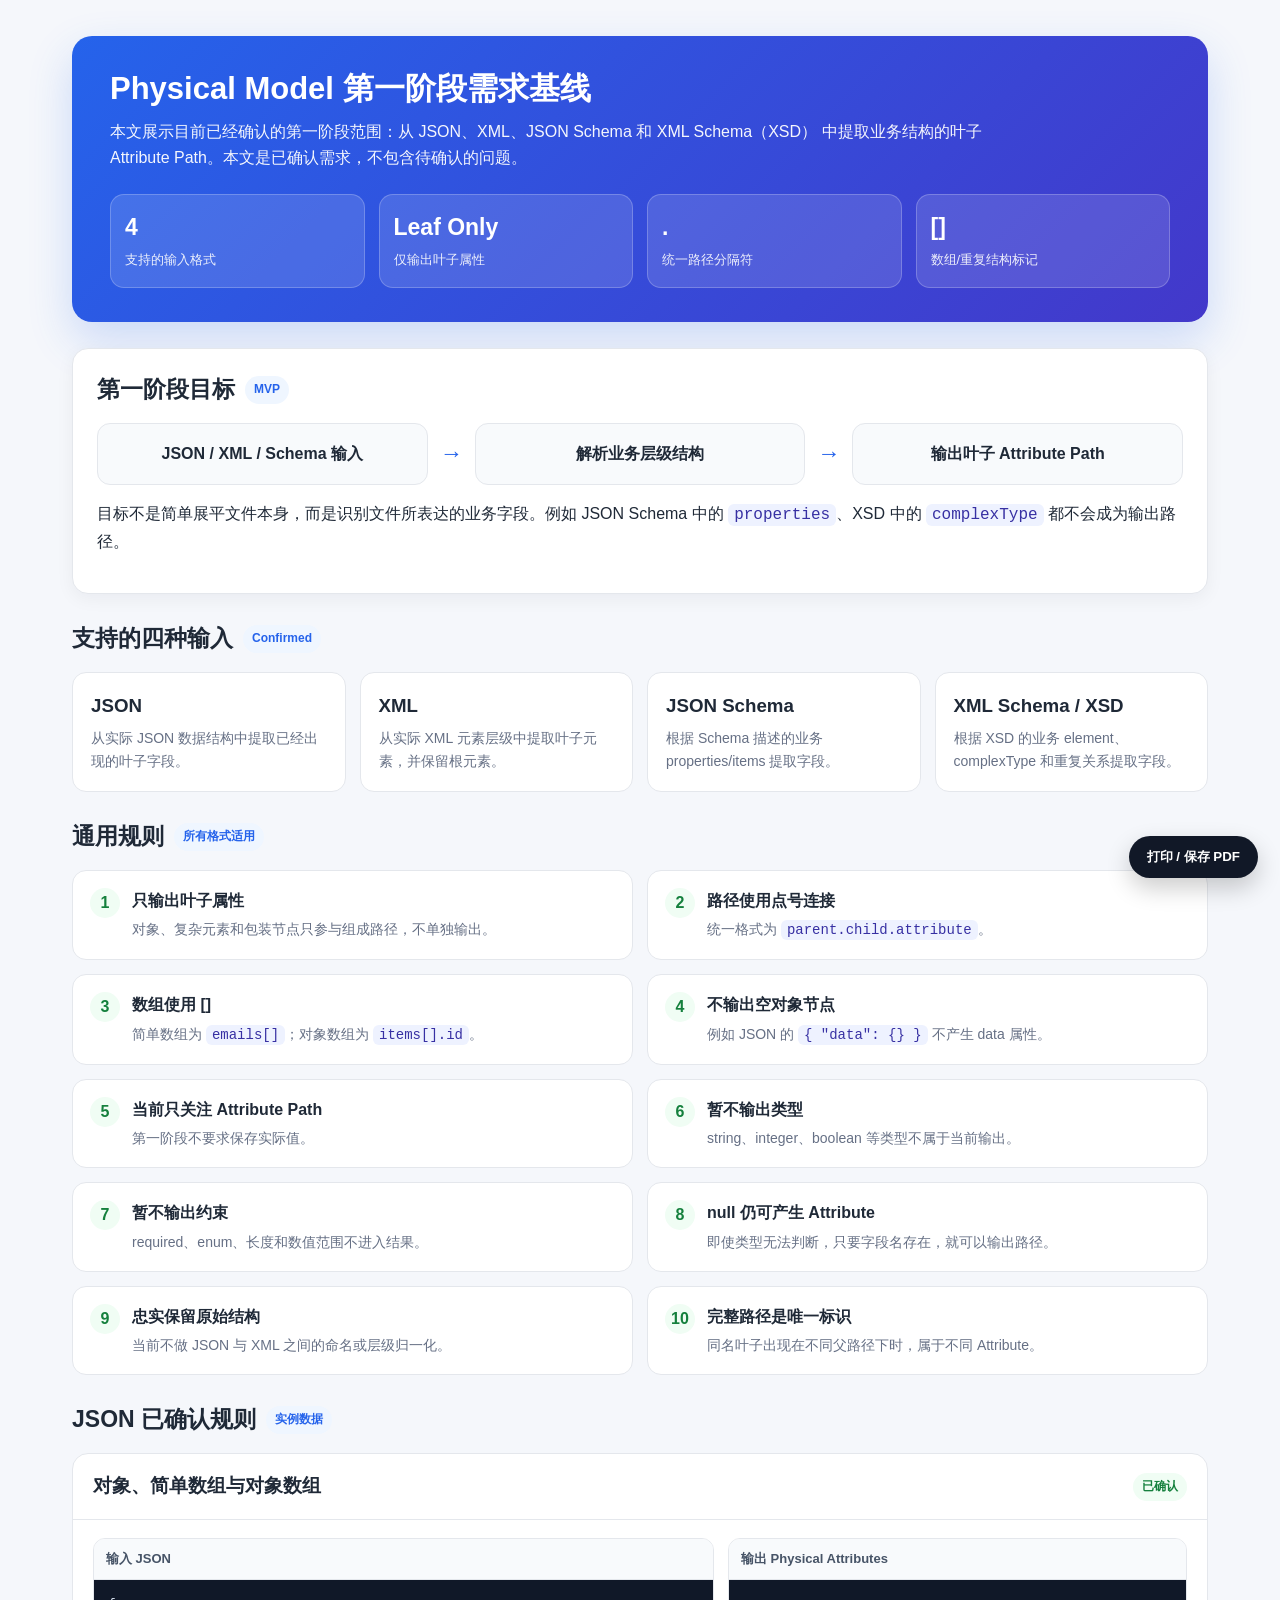
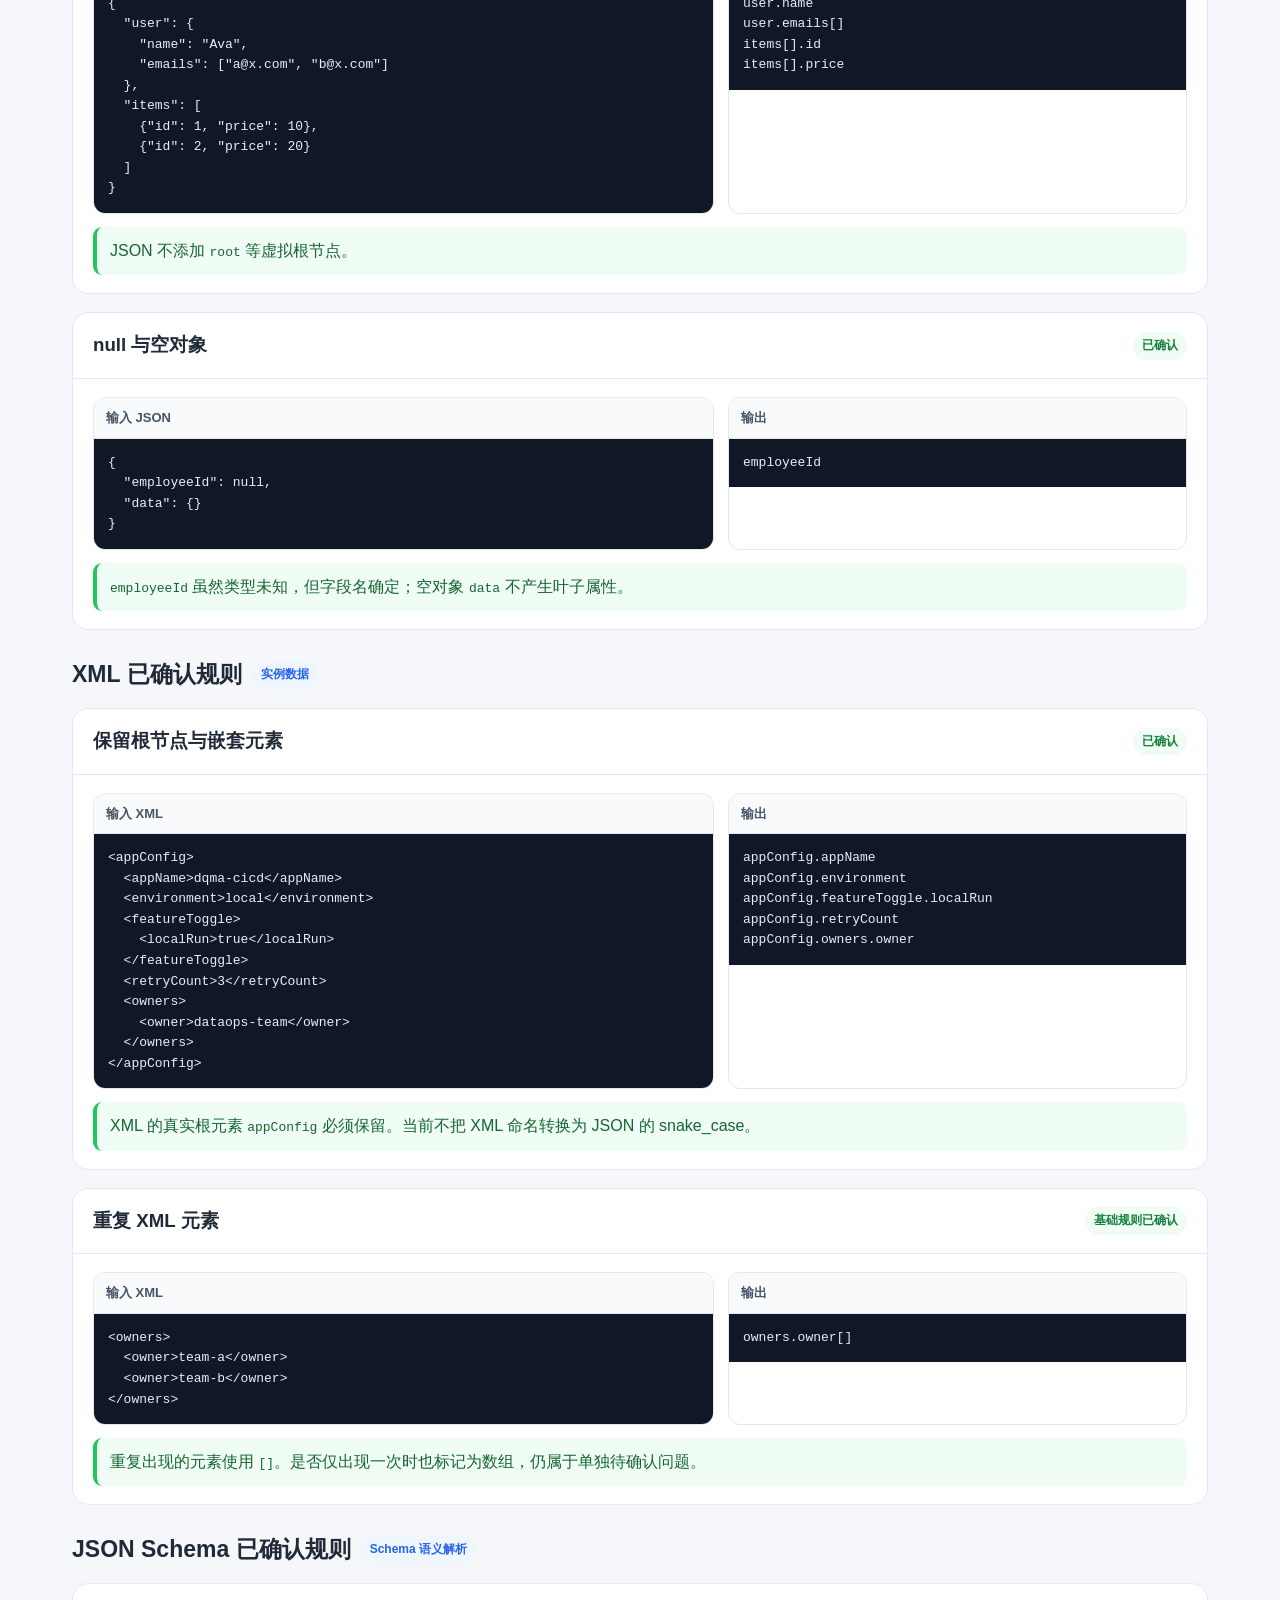
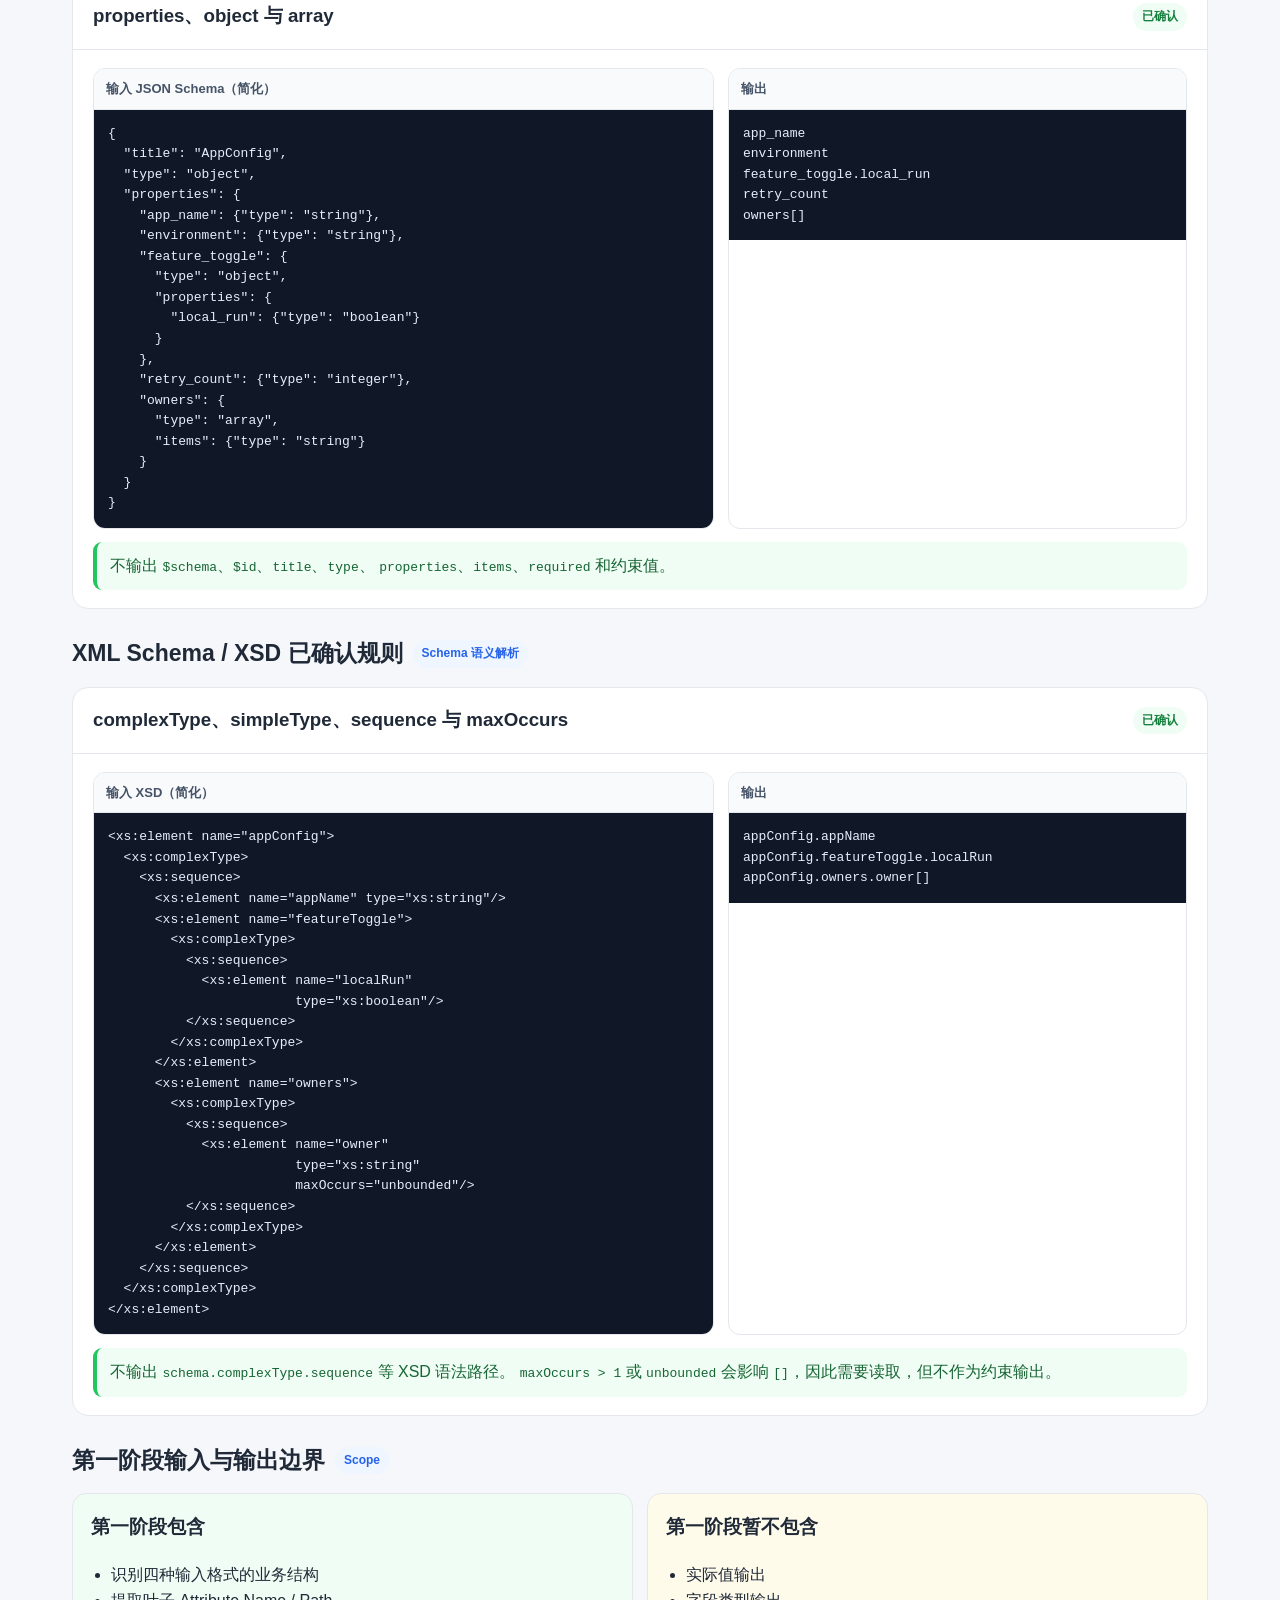
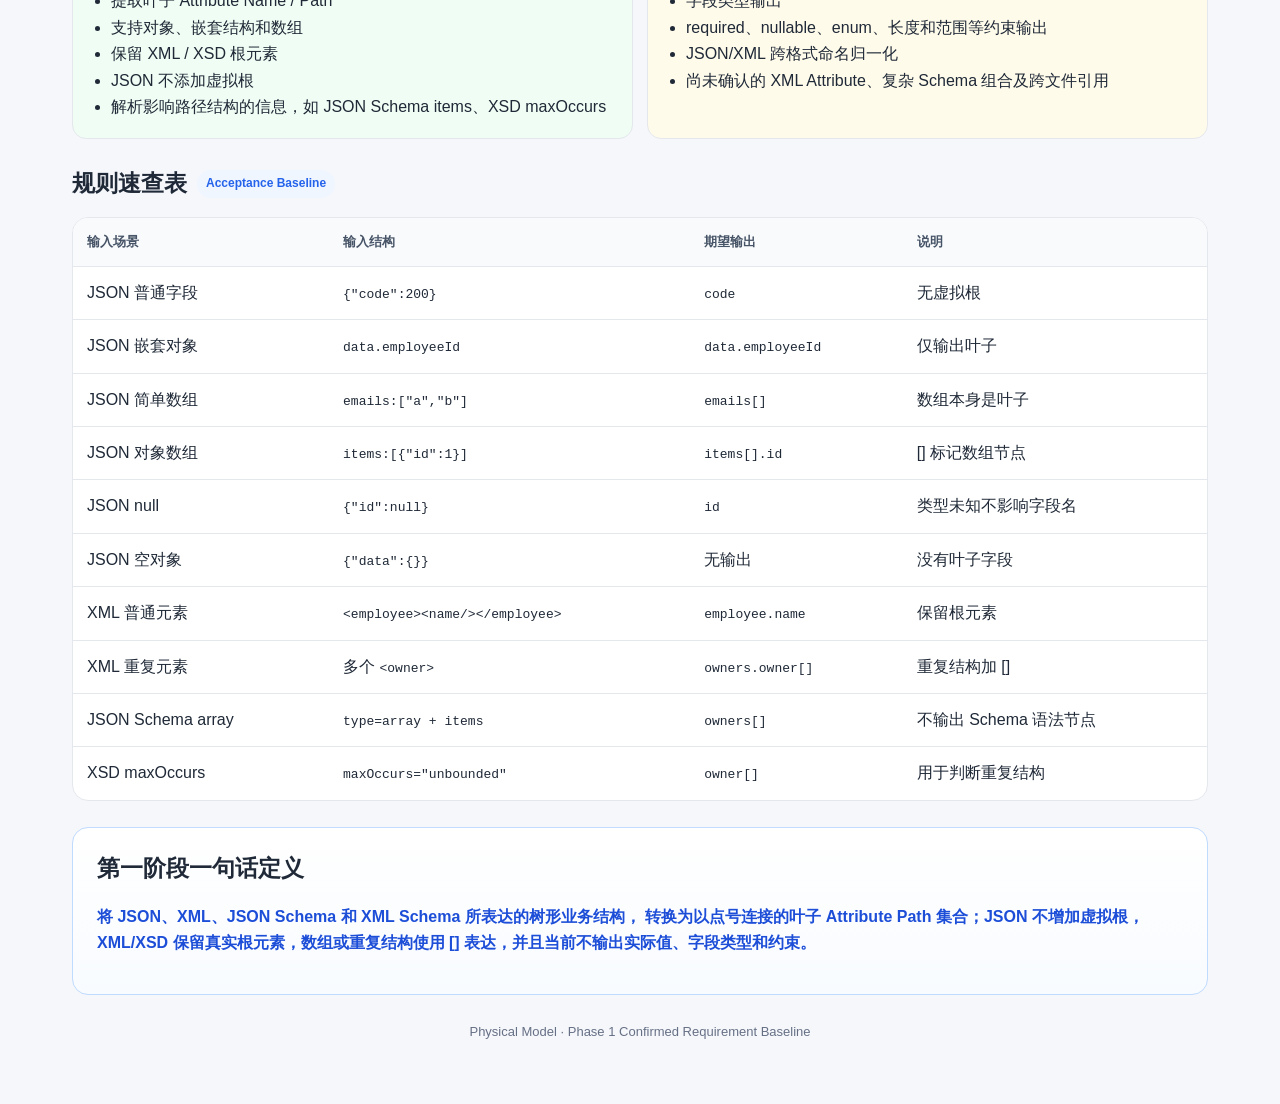
<file: TCUP/Physical Model parser/TCUP Dataset physical-model parser/physical-model-phase1-confirmed-requirements.html>
<!DOCTYPE html>
<html lang="zh-CN">
<head>
<meta charset="UTF-8" />
<meta name="viewport" content="width=device-width, initial-scale=1.0" />
<title>Physical Model Attribute 第一阶段需求基线</title>
<style>
  :root {
    --bg:#f5f7fb; --card:#fff; --text:#1f2937; --muted:#667085;
    --line:#e4e7ec; --blue:#2563eb; --indigo:#4338ca;
    --blue-soft:#eff6ff; --green:#15803d; --green-soft:#f0fdf4;
    --amber:#b45309; --amber-soft:#fffbeb; --red:#b42318;
    --code:#101828;
  }
  *{box-sizing:border-box}
  body{
    margin:0;background:var(--bg);color:var(--text);line-height:1.65;
    font-family:-apple-system,BlinkMacSystemFont,"Segoe UI","Microsoft YaHei","PingFang SC",Arial,sans-serif;
  }
  .page{max-width:1180px;margin:auto;padding:36px 22px 64px}
  .hero{
    color:#fff;padding:34px 38px;border-radius:20px;
    background:linear-gradient(135deg,var(--blue),var(--indigo));
    box-shadow:0 18px 45px rgba(37,99,235,.20)
  }
  .hero h1{margin:0 0 10px;font-size:31px;line-height:1.25}
  .hero p{margin:0;max-width:920px;opacity:.95}
  .summary{display:grid;grid-template-columns:repeat(4,1fr);gap:14px;margin-top:22px}
  .metric{padding:14px;border-radius:14px;background:rgba(255,255,255,.13);border:1px solid rgba(255,255,255,.22)}
  .metric strong{display:block;font-size:23px}.metric span{font-size:13px;opacity:.9}
  .section{margin-top:26px}
  .title{display:flex;align-items:center;gap:10px;margin:0 0 14px;font-size:23px}
  .badge{font-size:12px;padding:4px 9px;border-radius:999px;background:var(--blue-soft);color:var(--blue);font-weight:800}
  .card{
    background:var(--card);border:1px solid var(--line);border-radius:16px;
    box-shadow:0 5px 18px rgba(16,24,40,.05);padding:22px 24px
  }
  .flow{display:grid;grid-template-columns:1fr auto 1fr auto 1fr;gap:12px;align-items:center}
  .flow-box{padding:17px;text-align:center;border:1px solid var(--line);border-radius:13px;background:#f8fafc;font-weight:800}
  .arrow{font-size:23px;color:var(--blue)}
  .format-grid{display:grid;grid-template-columns:repeat(4,1fr);gap:14px}
  .format{
    padding:18px;border-radius:14px;border:1px solid var(--line);background:#fff;
  }
  .format h3{margin:0 0 5px}.format p{margin:0;color:var(--muted);font-size:14px}
  .rules{display:grid;grid-template-columns:1fr 1fr;gap:14px}
  .rule{
    background:#fff;border:1px solid var(--line);border-radius:14px;padding:17px;
    display:flex;gap:12px;align-items:flex-start
  }
  .rule-no{
    width:30px;height:30px;min-width:30px;border-radius:50%;display:grid;place-items:center;
    background:var(--green-soft);color:var(--green);font-weight:900
  }
  .rule h3{margin:0 0 4px;font-size:16px}.rule p{margin:0;color:var(--muted);font-size:14px}
  .example-card{background:#fff;border:1px solid var(--line);border-radius:16px;overflow:hidden;margin-bottom:18px}
  .example-head{padding:17px 20px;border-bottom:1px solid var(--line);display:flex;justify-content:space-between;gap:12px;align-items:center}
  .example-head h3{margin:0}.status{padding:4px 9px;border-radius:999px;font-size:12px;font-weight:800;background:var(--green-soft);color:var(--green)}
  .example-body{padding:18px 20px}
  .example-grid{display:grid;grid-template-columns:1.15fr .85fr;gap:14px}
  .panel{border:1px solid var(--line);border-radius:12px;overflow:hidden}
  .panel-title{padding:9px 12px;background:#f8fafc;border-bottom:1px solid var(--line);font-size:13px;font-weight:800;color:#475467}
  pre{margin:0;padding:14px;overflow:auto;background:var(--code);color:#e5eefc;font:13px/1.58 ui-monospace,SFMono-Regular,Menlo,Consolas,monospace}
  .note{margin-top:13px;padding:11px 13px;border-left:4px solid #22c55e;border-radius:9px;background:var(--green-soft);color:#166534}
  .scope{display:grid;grid-template-columns:1fr 1fr;gap:14px}
  .scope-box{padding:18px;border-radius:14px;border:1px solid var(--line)}
  .scope-box h3{margin-top:0}.in{background:var(--green-soft)}.out{background:var(--amber-soft)}
  .scope ul{margin:0;padding-left:20px}
  .table-wrap{overflow:auto;background:#fff;border:1px solid var(--line);border-radius:16px}
  table{width:100%;border-collapse:collapse;min-width:850px}
  th,td{padding:13px 14px;text-align:left;border-bottom:1px solid var(--line);vertical-align:top}
  th{background:#f8fafc;color:#475467;font-size:13px}tr:last-child td{border-bottom:0}
  code.inline{padding:2px 6px;border-radius:6px;background:#eef2ff;color:#3730a3;font-family:ui-monospace,SFMono-Regular,Menlo,Consolas,monospace}
  .decision{
    background:linear-gradient(180deg,#ffffff,#f8fbff);
    border:1px solid #bfdbfe;border-radius:16px;padding:22px 24px
  }
  .decision strong{color:#1d4ed8}
  .footer{text-align:center;color:var(--muted);font-size:13px;margin-top:26px}
  .print{position:fixed;right:22px;bottom:22px;border:0;border-radius:999px;padding:12px 18px;background:#111827;color:#fff;font-weight:800;cursor:pointer;box-shadow:0 10px 25px rgba(0,0,0,.2)}
  @media(max-width:820px){
    .summary,.format-grid,.rules,.scope,.example-grid{grid-template-columns:1fr}
    .flow{grid-template-columns:1fr}.arrow{transform:rotate(90deg);text-align:center}
  }
  @media print{
    body{background:#fff}.page{max-width:none;padding:0}.hero,.card,.example-card{box-shadow:none}
    .print{display:none}.example-card,.rule{break-inside:avoid}
  }
</style>
</head>
<body>
<div class="page">

<header class="hero">
  <h1>Physical Model 第一阶段需求基线</h1>
  <p>
    本文展示目前已经确认的第一阶段范围：从 JSON、XML、JSON Schema 和 XML Schema（XSD）
    中提取业务结构的叶子 Attribute Path。本文是已确认需求，不包含待确认的问题。
  </p>
  <div class="summary">
    <div class="metric"><strong>4</strong><span>支持的输入格式</span></div>
    <div class="metric"><strong>Leaf Only</strong><span>仅输出叶子属性</span></div>
    <div class="metric"><strong>.</strong><span>统一路径分隔符</span></div>
    <div class="metric"><strong>[]</strong><span>数组/重复结构标记</span></div>
  </div>
</header>

<section class="section">
  <div class="card">
    <h2 class="title">第一阶段目标 <span class="badge">MVP</span></h2>
    <div class="flow">
      <div class="flow-box">JSON / XML / Schema 输入</div>
      <div class="arrow">→</div>
      <div class="flow-box">解析业务层级结构</div>
      <div class="arrow">→</div>
      <div class="flow-box">输出叶子 Attribute Path</div>
    </div>
    <p>
      目标不是简单展平文件本身，而是识别文件所表达的业务字段。例如 JSON Schema 中的
      <code class="inline">properties</code>、XSD 中的
      <code class="inline">complexType</code> 都不会成为输出路径。
    </p>
  </div>
</section>

<section class="section">
  <h2 class="title">支持的四种输入 <span class="badge">Confirmed</span></h2>
  <div class="format-grid">
    <div class="format"><h3>JSON</h3><p>从实际 JSON 数据结构中提取已经出现的叶子字段。</p></div>
    <div class="format"><h3>XML</h3><p>从实际 XML 元素层级中提取叶子元素，并保留根元素。</p></div>
    <div class="format"><h3>JSON Schema</h3><p>根据 Schema 描述的业务 properties/items 提取字段。</p></div>
    <div class="format"><h3>XML Schema / XSD</h3><p>根据 XSD 的业务 element、complexType 和重复关系提取字段。</p></div>
  </div>
</section>

<section class="section">
  <h2 class="title">通用规则 <span class="badge">所有格式适用</span></h2>
  <div class="rules">
    <div class="rule"><div class="rule-no">1</div><div><h3>只输出叶子属性</h3><p>对象、复杂元素和包装节点只参与组成路径，不单独输出。</p></div></div>
    <div class="rule"><div class="rule-no">2</div><div><h3>路径使用点号连接</h3><p>统一格式为 <code class="inline">parent.child.attribute</code>。</p></div></div>
    <div class="rule"><div class="rule-no">3</div><div><h3>数组使用 []</h3><p>简单数组为 <code class="inline">emails[]</code>；对象数组为 <code class="inline">items[].id</code>。</p></div></div>
    <div class="rule"><div class="rule-no">4</div><div><h3>不输出空对象节点</h3><p>例如 JSON 的 <code class="inline">{ "data": {} }</code> 不产生 data 属性。</p></div></div>
    <div class="rule"><div class="rule-no">5</div><div><h3>当前只关注 Attribute Path</h3><p>第一阶段不要求保存实际值。</p></div></div>
    <div class="rule"><div class="rule-no">6</div><div><h3>暂不输出类型</h3><p>string、integer、boolean 等类型不属于当前输出。</p></div></div>
    <div class="rule"><div class="rule-no">7</div><div><h3>暂不输出约束</h3><p>required、enum、长度和数值范围不进入结果。</p></div></div>
    <div class="rule"><div class="rule-no">8</div><div><h3>null 仍可产生 Attribute</h3><p>即使类型无法判断，只要字段名存在，就可以输出路径。</p></div></div>
    <div class="rule"><div class="rule-no">9</div><div><h3>忠实保留原始结构</h3><p>当前不做 JSON 与 XML 之间的命名或层级归一化。</p></div></div>
    <div class="rule"><div class="rule-no">10</div><div><h3>完整路径是唯一标识</h3><p>同名叶子出现在不同父路径下时，属于不同 Attribute。</p></div></div>
  </div>
</section>

<section class="section">
  <h2 class="title">JSON 已确认规则 <span class="badge">实例数据</span></h2>

  <article class="example-card">
    <div class="example-head"><h3>对象、简单数组与对象数组</h3><span class="status">已确认</span></div>
    <div class="example-body">
      <div class="example-grid">
        <div class="panel">
          <div class="panel-title">输入 JSON</div>
          <pre>{
  "user": {
    "name": "Ava",
    "emails": ["a@x.com", "b@x.com"]
  },
  "items": [
    {"id": 1, "price": 10},
    {"id": 2, "price": 20}
  ]
}</pre>
        </div>
        <div class="panel">
          <div class="panel-title">输出 Physical Attributes</div>
          <pre>user.name
user.emails[]
items[].id
items[].price</pre>
        </div>
      </div>
      <div class="note">JSON 不添加 <code>root</code> 等虚拟根节点。</div>
    </div>
  </article>

  <article class="example-card">
    <div class="example-head"><h3>null 与空对象</h3><span class="status">已确认</span></div>
    <div class="example-body">
      <div class="example-grid">
        <div class="panel">
          <div class="panel-title">输入 JSON</div>
          <pre>{
  "employeeId": null,
  "data": {}
}</pre>
        </div>
        <div class="panel">
          <div class="panel-title">输出</div>
          <pre>employeeId</pre>
        </div>
      </div>
      <div class="note"><code>employeeId</code> 虽然类型未知，但字段名确定；空对象 <code>data</code> 不产生叶子属性。</div>
    </div>
  </article>
</section>

<section class="section">
  <h2 class="title">XML 已确认规则 <span class="badge">实例数据</span></h2>
  <article class="example-card">
    <div class="example-head"><h3>保留根节点与嵌套元素</h3><span class="status">已确认</span></div>
    <div class="example-body">
      <div class="example-grid">
        <div class="panel">
          <div class="panel-title">输入 XML</div>
          <pre>&lt;appConfig&gt;
  &lt;appName&gt;dqma-cicd&lt;/appName&gt;
  &lt;environment&gt;local&lt;/environment&gt;
  &lt;featureToggle&gt;
    &lt;localRun&gt;true&lt;/localRun&gt;
  &lt;/featureToggle&gt;
  &lt;retryCount&gt;3&lt;/retryCount&gt;
  &lt;owners&gt;
    &lt;owner&gt;dataops-team&lt;/owner&gt;
  &lt;/owners&gt;
&lt;/appConfig&gt;</pre>
        </div>
        <div class="panel">
          <div class="panel-title">输出</div>
          <pre>appConfig.appName
appConfig.environment
appConfig.featureToggle.localRun
appConfig.retryCount
appConfig.owners.owner</pre>
        </div>
      </div>
      <div class="note">XML 的真实根元素 <code>appConfig</code> 必须保留。当前不把 XML 命名转换为 JSON 的 snake_case。</div>
    </div>
  </article>

  <article class="example-card">
    <div class="example-head"><h3>重复 XML 元素</h3><span class="status">基础规则已确认</span></div>
    <div class="example-body">
      <div class="example-grid">
        <div class="panel">
          <div class="panel-title">输入 XML</div>
          <pre>&lt;owners&gt;
  &lt;owner&gt;team-a&lt;/owner&gt;
  &lt;owner&gt;team-b&lt;/owner&gt;
&lt;/owners&gt;</pre>
        </div>
        <div class="panel">
          <div class="panel-title">输出</div>
          <pre>owners.owner[]</pre>
        </div>
      </div>
      <div class="note">重复出现的元素使用 <code>[]</code>。是否仅出现一次时也标记为数组，仍属于单独待确认问题。</div>
    </div>
  </article>
</section>

<section class="section">
  <h2 class="title">JSON Schema 已确认规则 <span class="badge">Schema 语义解析</span></h2>
  <article class="example-card">
    <div class="example-head"><h3>properties、object 与 array</h3><span class="status">已确认</span></div>
    <div class="example-body">
      <div class="example-grid">
        <div class="panel">
          <div class="panel-title">输入 JSON Schema（简化）</div>
          <pre>{
  "title": "AppConfig",
  "type": "object",
  "properties": {
    "app_name": {"type": "string"},
    "environment": {"type": "string"},
    "feature_toggle": {
      "type": "object",
      "properties": {
        "local_run": {"type": "boolean"}
      }
    },
    "retry_count": {"type": "integer"},
    "owners": {
      "type": "array",
      "items": {"type": "string"}
    }
  }
}</pre>
        </div>
        <div class="panel">
          <div class="panel-title">输出</div>
          <pre>app_name
environment
feature_toggle.local_run
retry_count
owners[]</pre>
        </div>
      </div>
      <div class="note">
        不输出 <code>$schema</code>、<code>$id</code>、<code>title</code>、<code>type</code>、
        <code>properties</code>、<code>items</code>、<code>required</code> 和约束值。
      </div>
    </div>
  </article>
</section>

<section class="section">
  <h2 class="title">XML Schema / XSD 已确认规则 <span class="badge">Schema 语义解析</span></h2>
  <article class="example-card">
    <div class="example-head"><h3>complexType、simpleType、sequence 与 maxOccurs</h3><span class="status">已确认</span></div>
    <div class="example-body">
      <div class="example-grid">
        <div class="panel">
          <div class="panel-title">输入 XSD（简化）</div>
          <pre>&lt;xs:element name="appConfig"&gt;
  &lt;xs:complexType&gt;
    &lt;xs:sequence&gt;
      &lt;xs:element name="appName" type="xs:string"/&gt;
      &lt;xs:element name="featureToggle"&gt;
        &lt;xs:complexType&gt;
          &lt;xs:sequence&gt;
            &lt;xs:element name="localRun"
                        type="xs:boolean"/&gt;
          &lt;/xs:sequence&gt;
        &lt;/xs:complexType&gt;
      &lt;/xs:element&gt;
      &lt;xs:element name="owners"&gt;
        &lt;xs:complexType&gt;
          &lt;xs:sequence&gt;
            &lt;xs:element name="owner"
                        type="xs:string"
                        maxOccurs="unbounded"/&gt;
          &lt;/xs:sequence&gt;
        &lt;/xs:complexType&gt;
      &lt;/xs:element&gt;
    &lt;/xs:sequence&gt;
  &lt;/xs:complexType&gt;
&lt;/xs:element&gt;</pre>
        </div>
        <div class="panel">
          <div class="panel-title">输出</div>
          <pre>appConfig.appName
appConfig.featureToggle.localRun
appConfig.owners.owner[]</pre>
        </div>
      </div>
      <div class="note">
        不输出 <code>schema.complexType.sequence</code> 等 XSD 语法路径。
        <code>maxOccurs &gt; 1</code> 或 <code>unbounded</code> 会影响 <code>[]</code>，因此需要读取，但不作为约束输出。
      </div>
    </div>
  </article>
</section>

<section class="section">
  <h2 class="title">第一阶段输入与输出边界 <span class="badge">Scope</span></h2>
  <div class="scope">
    <div class="scope-box in">
      <h3>第一阶段包含</h3>
      <ul>
        <li>识别四种输入格式的业务结构</li>
        <li>提取叶子 Attribute Name / Path</li>
        <li>支持对象、嵌套结构和数组</li>
        <li>保留 XML / XSD 根元素</li>
        <li>JSON 不添加虚拟根</li>
        <li>解析影响路径结构的信息，如 JSON Schema items、XSD maxOccurs</li>
      </ul>
    </div>
    <div class="scope-box out">
      <h3>第一阶段暂不包含</h3>
      <ul>
        <li>实际值输出</li>
        <li>字段类型输出</li>
        <li>required、nullable、enum、长度和范围等约束输出</li>
        <li>JSON/XML 跨格式命名归一化</li>
        <li>尚未确认的 XML Attribute、复杂 Schema 组合及跨文件引用</li>
      </ul>
    </div>
  </div>
</section>

<section class="section">
  <h2 class="title">规则速查表 <span class="badge">Acceptance Baseline</span></h2>
  <div class="table-wrap">
    <table>
      <thead>
        <tr><th>输入场景</th><th>输入结构</th><th>期望输出</th><th>说明</th></tr>
      </thead>
      <tbody>
        <tr><td>JSON 普通字段</td><td><code>{"code":200}</code></td><td><code>code</code></td><td>无虚拟根</td></tr>
        <tr><td>JSON 嵌套对象</td><td><code>data.employeeId</code></td><td><code>data.employeeId</code></td><td>仅输出叶子</td></tr>
        <tr><td>JSON 简单数组</td><td><code>emails:["a","b"]</code></td><td><code>emails[]</code></td><td>数组本身是叶子</td></tr>
        <tr><td>JSON 对象数组</td><td><code>items:[{"id":1}]</code></td><td><code>items[].id</code></td><td>[] 标记数组节点</td></tr>
        <tr><td>JSON null</td><td><code>{"id":null}</code></td><td><code>id</code></td><td>类型未知不影响字段名</td></tr>
        <tr><td>JSON 空对象</td><td><code>{"data":{}}</code></td><td>无输出</td><td>没有叶子字段</td></tr>
        <tr><td>XML 普通元素</td><td><code>&lt;employee&gt;&lt;name/&gt;&lt;/employee&gt;</code></td><td><code>employee.name</code></td><td>保留根元素</td></tr>
        <tr><td>XML 重复元素</td><td>多个 <code>&lt;owner&gt;</code></td><td><code>owners.owner[]</code></td><td>重复结构加 []</td></tr>
        <tr><td>JSON Schema array</td><td><code>type=array + items</code></td><td><code>owners[]</code></td><td>不输出 Schema 语法节点</td></tr>
        <tr><td>XSD maxOccurs</td><td><code>maxOccurs="unbounded"</code></td><td><code>owner[]</code></td><td>用于判断重复结构</td></tr>
      </tbody>
    </table>
  </div>
</section>

<section class="section">
  <div class="decision">
    <h2 class="title">第一阶段一句话定义</h2>
    <p>
      <strong>将 JSON、XML、JSON Schema 和 XML Schema 所表达的树形业务结构，
      转换为以点号连接的叶子 Attribute Path 集合；JSON 不增加虚拟根，
      XML/XSD 保留真实根元素，数组或重复结构使用 [] 表达，并且当前不输出实际值、字段类型和约束。</strong>
    </p>
  </div>
</section>

<div class="footer">Physical Model · Phase 1 Confirmed Requirement Baseline</div>
</div>

<button class="print" onclick="window.print()">打印 / 保存 PDF</button>
</body>
</html>
</file>
